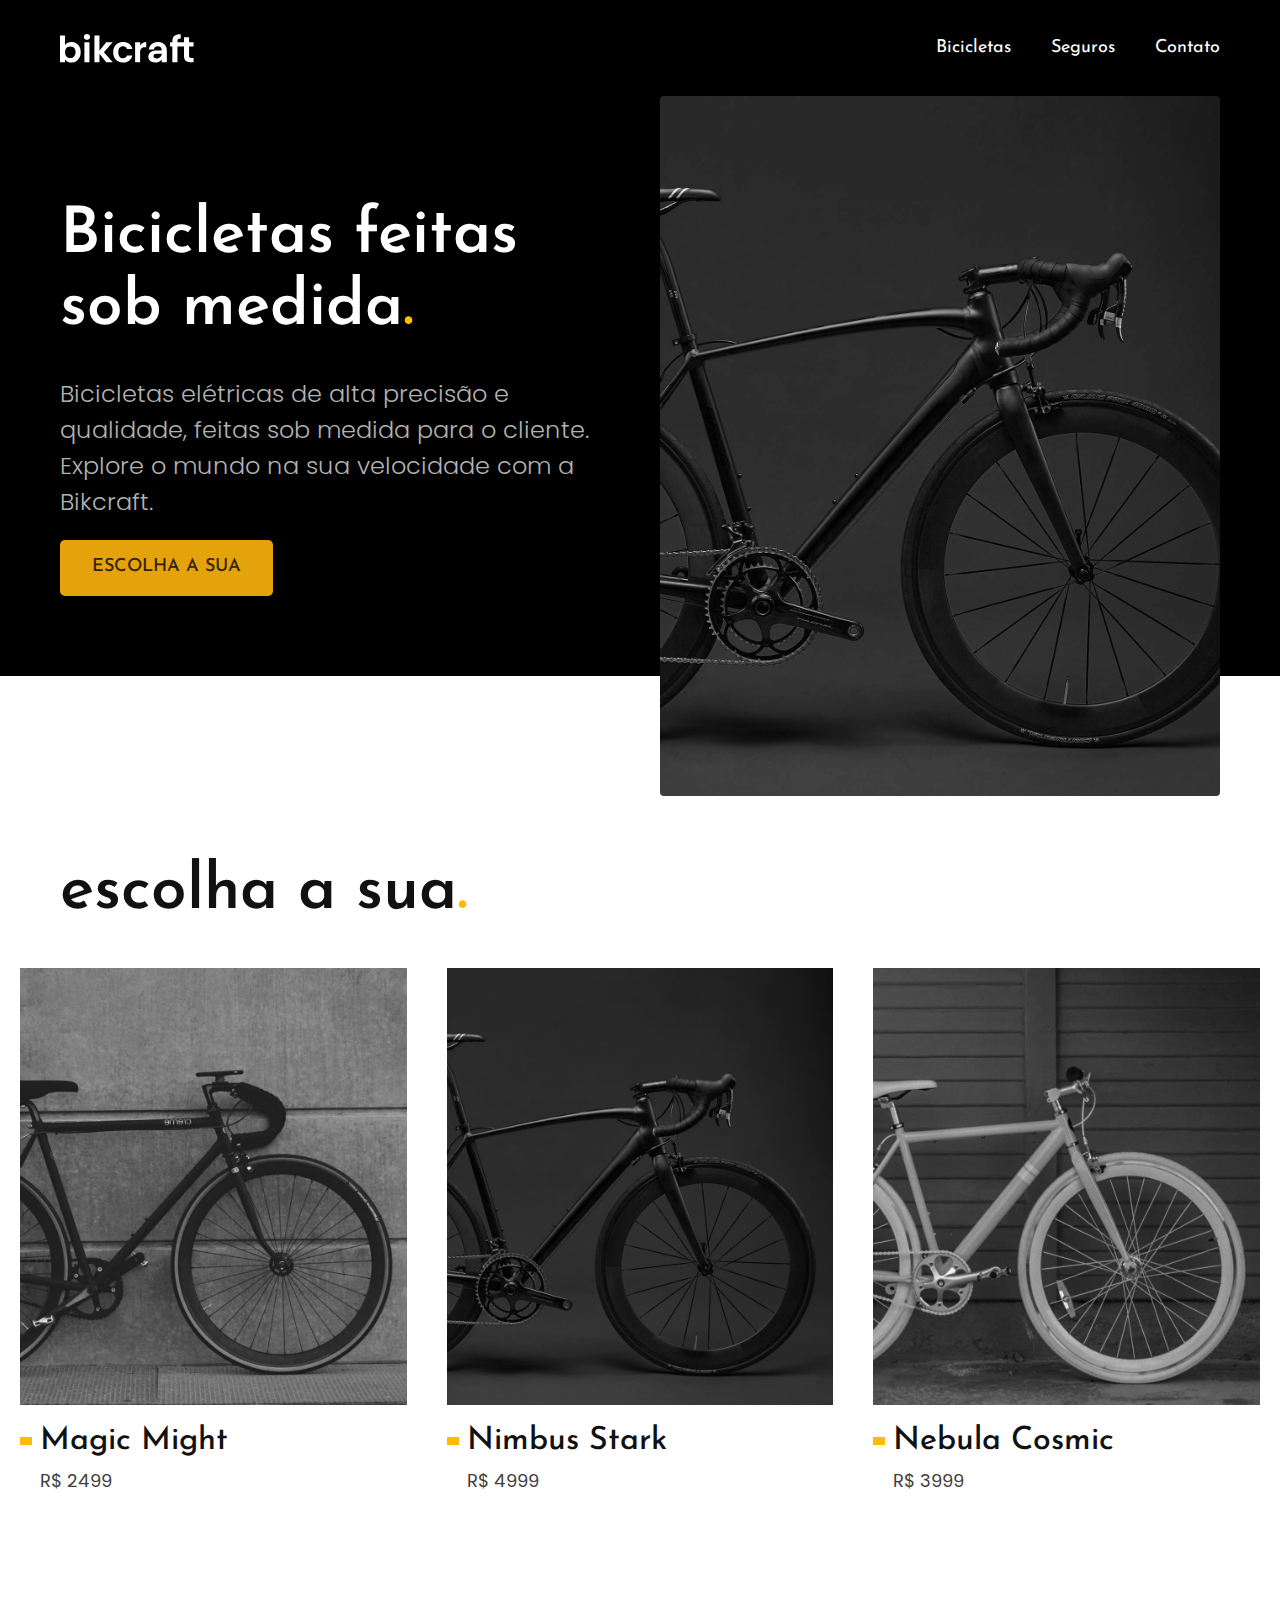
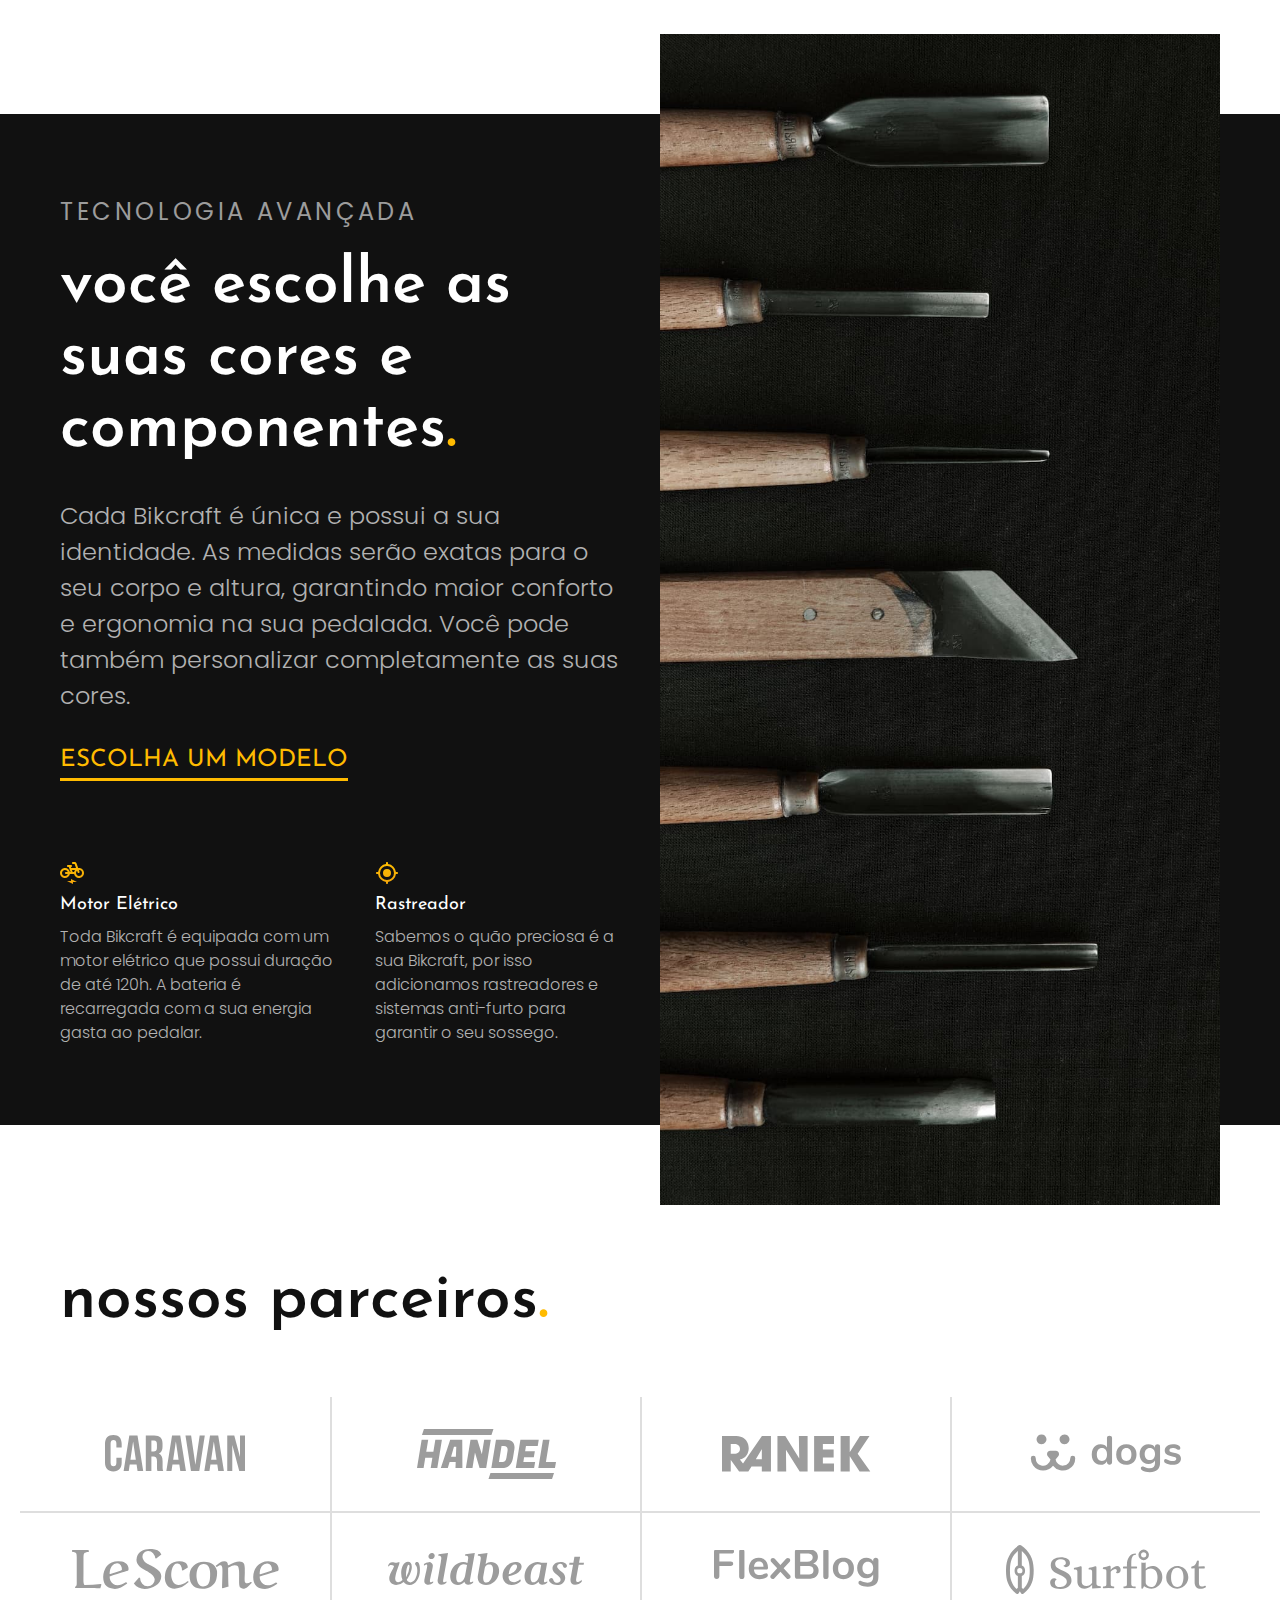
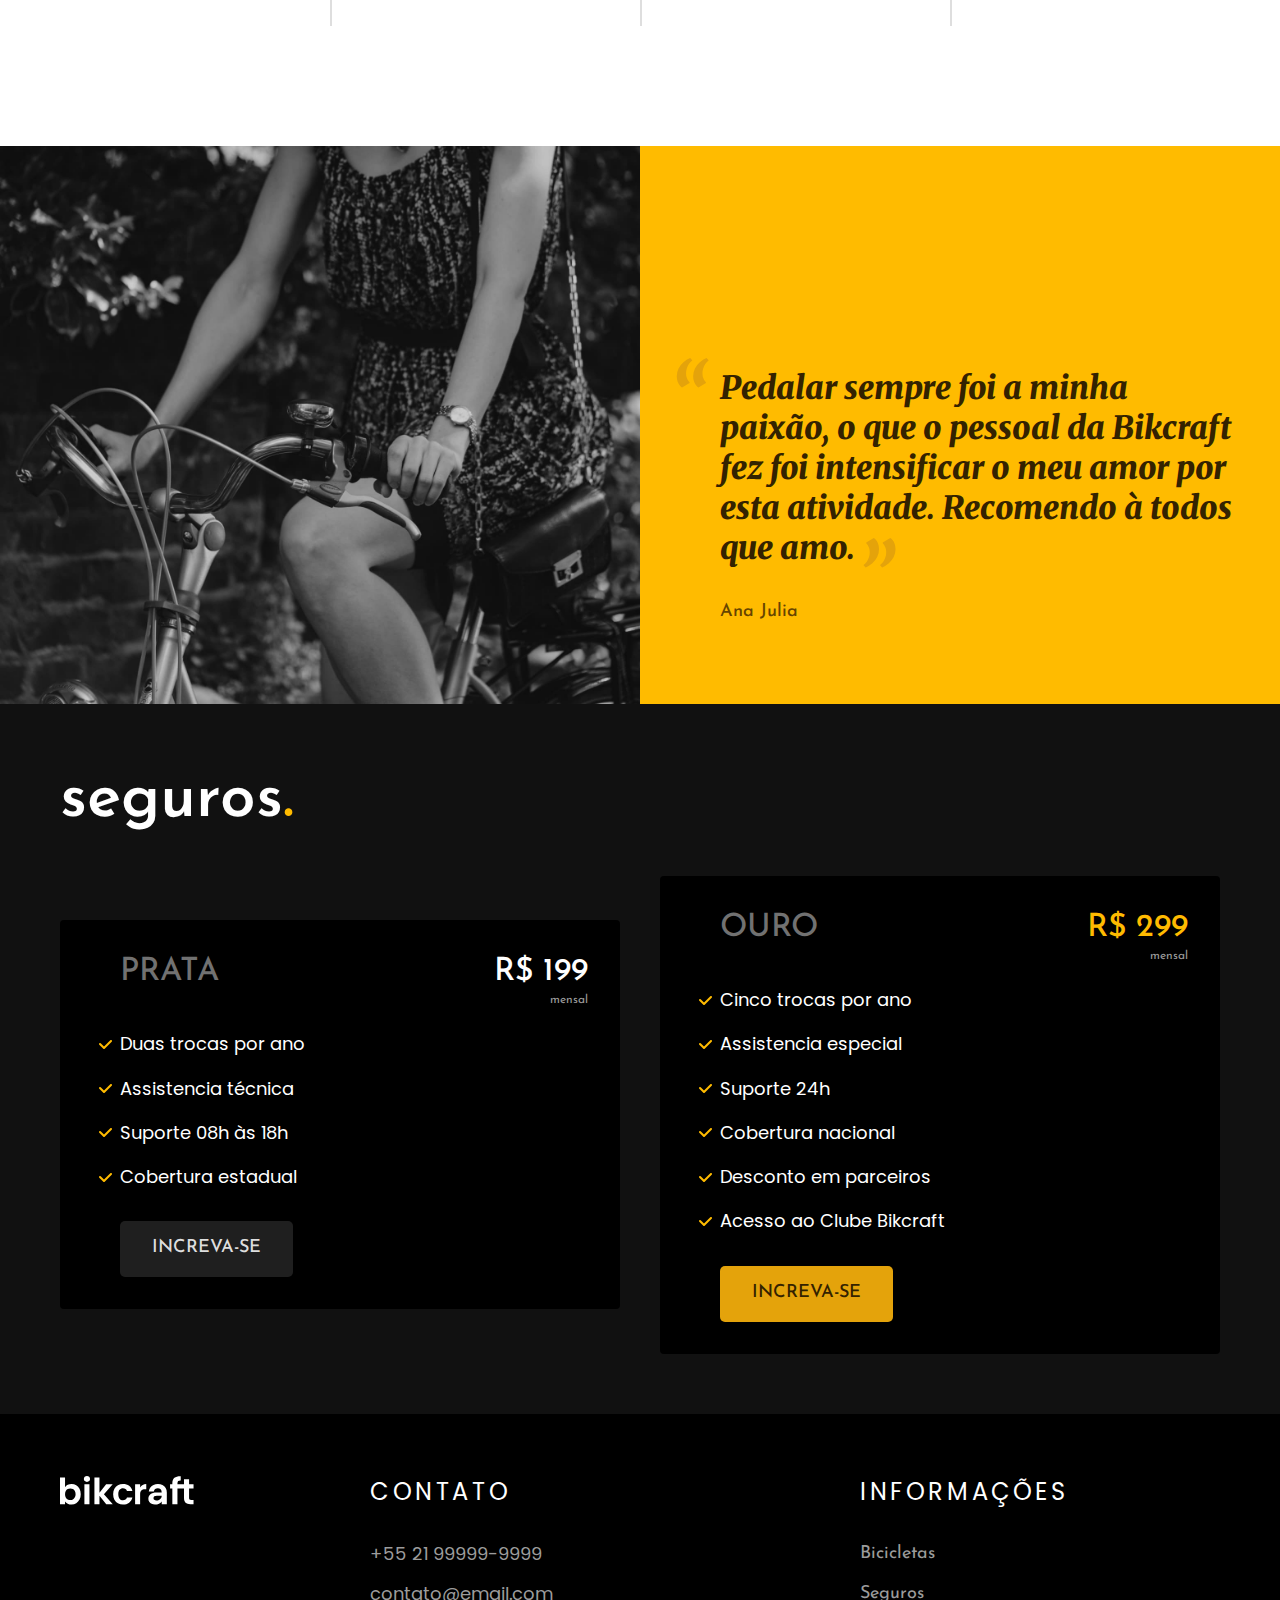
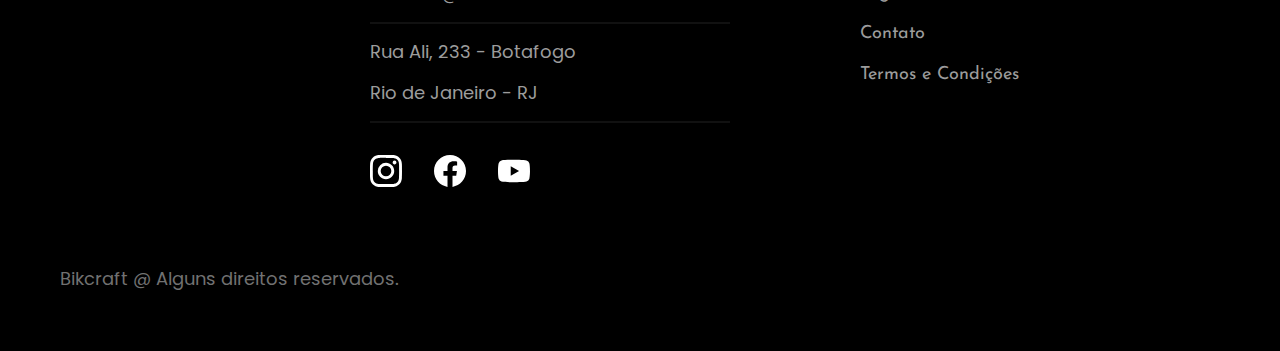
<file: index.html>
<!DOCTYPE html>

<html lang="pt-br">
    <head>
        <meta charset="utf-8">
        <meta name="viewport" content="width=device-width, initial-scale=1.0">

        <title>Bikcraft - Bicicletas Elétricas</title>
        <meta name="description" content="Bicicletas elétricas de alta precisão e qualidade,  feitas sob medida para o cliente. 
        Explore o mundo na sua velocidade com a Bikcraft.">
        
       
        
        <!-- pra carregar o css antes de qlqr coisa -->
        <link rel="icon" href="./favicon.svg" type="image/svg+xml">
        <link rel="preload" href="./css/style.css" as="style">
        <link rel="stylesheet" href="./css/style.css">

        <link rel="preconnect" href="https://fonts.googleapis.com">
<link rel="preconnect" href="https://fonts.gstatic.com" crossorigin>
<link href="https://fonts.googleapis.com/css2?family=Josefin+Sans:wght@400;500;600&family=Merriweather:ital,wght@1,900&family=Poppins:wght@300;400&display=swap" rel="stylesheet">

    <script>
    document.documentElement.classList.add('js');
</script>

    </head>



    <body>
        <!-- HEADER -->
       <header class="header-bg">
        <div class="header container">
        <a href="./"><img src="./img/bikcraft.svg" alt="Bikcraft">
        </a>
       
        <nav aria-label="primaria">
            <ul class="header-menu font-1-m">
                <li> <a href="./bicicletas.html">Bicicletas</a></li>
                <li> <a href="./seguros.html">Seguros</a></li>
                <li> <a href="./contato.html">Contato</a></li>
            </ul>
        </nav>
        </div>
      </header>

      <!-- INTRODUÇÃO -->
      <main class="introducao-bg">
        <div class="introducao container">
            <div class="introducao-conteudo">
            <h1 class="font-1-xxl">Bicicletas feitas sob medida<span class="cor-p1">.</span></h1>
            <p class="font-2-l">Bicicletas elétricas de alta precisão e qualidade,  
            feitas sob medida para o cliente. 
            Explore o mundo na sua velocidade com a Bikcraft.</p>
            <a class="botao" href="./bicicletas.html">Escolha a sua</a>
        </div>
        <div>
            <img src="./img/fotos/introducao.jpg" alt="Bicicleta eletrica preta.">
        </div>
        </div>
      </main>

      <!-- LISTA DE BIKES -->
      <article class="bicicletas-lista">
      <h2 class=" container font-1-xxl">escolha a sua<span class="cor-p1">.</span></h2>
      <ul>
        <li>
            <a href="./bicicletas/nimbus.html">
             <img src="./img/bicicletas/magic-home.jpg" alt="Bicicleta preta">
             <h3 class="font-1-xl">Magic Might</h3>
             <span class="font-2-m cor-8">R$ 2499</span>
            </a>
        </li>

        <li>
            <a href="./bicicletas/nimbus.html">
             <img src="./img/bicicletas/nimbus-home.jpg" alt="Bicicleta preta">
             <h3 class="font-1-xl">Nimbus Stark</h3>
             <span class="font-2-m cor-8">R$ 4999</span>
            </a>
        </li>

        <li>
            <a href="./bicicletas/nimbus.html">
             <img src="./img/bicicletas/nebula-home.jpg" alt="Bicicleta preta">
             <h3 class="font-1-xl">Nebula Cosmic</h3>
             <span class="font-2-m cor-8">R$ 3999</span>
            </a>
        </li>

      </ul>
      </article>

      <!-- TECNOLOGIA -->
      <article class="tecnologia-bg">
        <div class="tecnologia container">
        <div class="tecnologia-conteudo">
            <span class="font-2-l-b cor-5">Tecnologia avançada </span>
            <h2 class="font-1-xxl cor-0">você escolhe as suas cores e componentes<span class="cor-p1">.</span></h2>
            <p class="font-2-l cor-4">Cada Bikcraft é única e possui a sua identidade. As medidas serão exatas para o seu corpo e altura, 
                garantindo maior conforto e ergonomia na sua pedalada. Você pode também personalizar completamente as suas cores.</p>
            <a class="link" href="./bicicletas.html">Escolha um modelo</a>
            
            <div class="tecnologia-vantagens">
                <div>
                    <img src="./img/icones/eletrica.svg" alt="">
                    <h3 class="font-1-m cor-0">Motor Elétrico</h3>
                    <p class="font-2-s cor-4">Toda Bikcraft é equipada com um motor elétrico que possui duração de até 120h. 
                    A bateria é recarregada com a sua energia gasta ao pedalar.</p>
                </div>
            <div>
                <img src="./img/icones/rastreador.svg" alt="">
                <h3 class="font-1-m cor-0">Rastreador</h3>
                <p class="font-2-s cor-4">Sabemos o quão preciosa é a sua Bikcraft, por isso adicionamos 
                    rastreadores e sistemas anti-furto para garantir o seu sossego.</p> 
            </div>
        </div>
    </div>

        <div class="tecnologia-img">
            <img src="./img/fotos/tecnologia.jpg" alt="">
        </div>
        
        </div>
      </article>

      <!-- article usa quando faz sentido sozinho
       section quanod n faz sentido sozinho -->

       <!-- PARCEIROS -->
      <section class="parceiros" aria-label="Nossos Parceiros">
        <h2 class=" container font-1-xxl">nossos parceiros<span class="cor-p1">.</span></h2>
        <ul>
            <li><img src="./img/parceiros/caravan.svg" alt="Caravan"></li>
            <li><img src="./img/parceiros/handel.svg" alt="Handel"></li>
            <li><img src="./img/parceiros/ranek.svg" alt="Ranek"></li>
            <li><img src="./img/parceiros/dogs.svg" alt="Dogs"></li>
            <li><img src="./img/parceiros/lescone.svg" alt="lescone"></li>
            <li><img src="./img/parceiros/wildbeast.svg" alt="wildbeast"></li>
            <li><img src="./img/parceiros/flexblog.svg" alt="flexblog"></li>
            <li><img src="./img/parceiros/surfbot.svg" alt="surfbot"></li>
    </section>


    <!-- DEPOIMENTO -->
    <section class="depoimento" aria-label="Depoimento">
        <div>
            <img src="./img/fotos/depoimento.jpg" alt="Pessoa pedalando bicicleta Bikcraft">
        </div>
        <div class="depoimento-conteudo">
            <blockquote class="font-1-xl cor-p6">
                <p>Pedalar sempre foi a minha paixão, o que o pessoal da Bikcraft fez foi intensificar o meu amor por esta atividade. 
                    Recomendo à todos que amo.</p>
            </blockquote>
            <span class="font-1-m-b cor-p5">Ana Julia</span>
        </div>
    </section>

    <article class="seguros-bg">
        <div class="seguros container">
            <h2 class="font-1-xxl cor-0">seguros<span class="cor-p1">.</span></h2>
           
            <div class="seguros-item">
                <h3 class="font-1-xl cor-6">PRATA</h3>
                <span class="font-1-xl cor-0">R$ 199 <span class="font-1-xs cor-5">mensal</span></span>
            
                <ul class="font-2-m cor-0">
                    <li>Duas trocas por ano</li>
                    <li>Assistencia técnica</li>
                    <li>Suporte 08h às 18h</li>
                    <li>Cobertura estadual</li>
                </ul>
                <a class="botao secundario" href="./orcamento.html">Increva-se</a>
            </div>

            <div class="seguros-item">
                <h3 class="font-1-xl cor-6">OURO</h3>
                <span class="font-1-xl cor-p1">R$ 299 <span class="font-1-xs cor-5">mensal</span></span>
            
                <ul class="font-2-m cor-0">
                    <li>Cinco trocas por ano</li>
                    <li>Assistencia especial</li>
                    <li>Suporte 24h</li>
                    <li>Cobertura nacional</li>
                    <li>Desconto em parceiros</li>
                    <li>Acesso ao Clube Bikcraft</li>
                </ul>
                <a class="botao" href="./orcamento.html">Increva-se</a>
            </div>

        </div>
    </article>


    <footer class="footer-bg">
        <div class="footer container">
            <img src="./img/bikcraft.svg" alt="bikcratf">
        
            <div class="footer-contato">
                <h3 class="font-2-l-b cor-0">Contato</h3>
                <ul class=" font-2-m cor-5">
                    <li><a href="tel:+5521999999999">+55 21 99999-9999</a></li>
                    <li><a href="mailto:contato@email.com">contato@email.com</a></li>
                    <li>Rua Ali, 233 - Botafogo</li>
                    <li>Rio de Janeiro - RJ</li>
                </ul>
                <div class="footer-redes">
                    <a href="./">
                        <img src="./img/redes/instagram.svg" alt="Instagram">
                    </a>
                    <a href="./">
                        <img src="./img/redes/facebook.svg" alt="Facebook">
                    </a>
                    <a href="./">
                        <img src="./img/redes/youtube.svg" alt="Youtube">
                    </a>

                </div>
            </div>
            <div class="footer-informacoes">
                <h3 class="font-2-l-b cor-0">Informações</h3>
                <nav>
                    <ul class="font-1-m cor-5">
                        <li><a href="./bicicletas.html">Bicicletas</a></li>
                        <li><a href="./seguros.html">Seguros</a></li>
                        <li><a href="./contato.html">Contato</a></li>
                        <li><a href="./termos.html">Termos e Condições</a></li>
                    </ul>
                </nav>
            </div>
            <p class="footer-copy font-2-m cor-6">Bikcraft @ Alguns direitos reservados.</p>





        </div>
    </footer>

      
       <script src="./js/script.js"></script>
      
 </body>

</html>
</file>
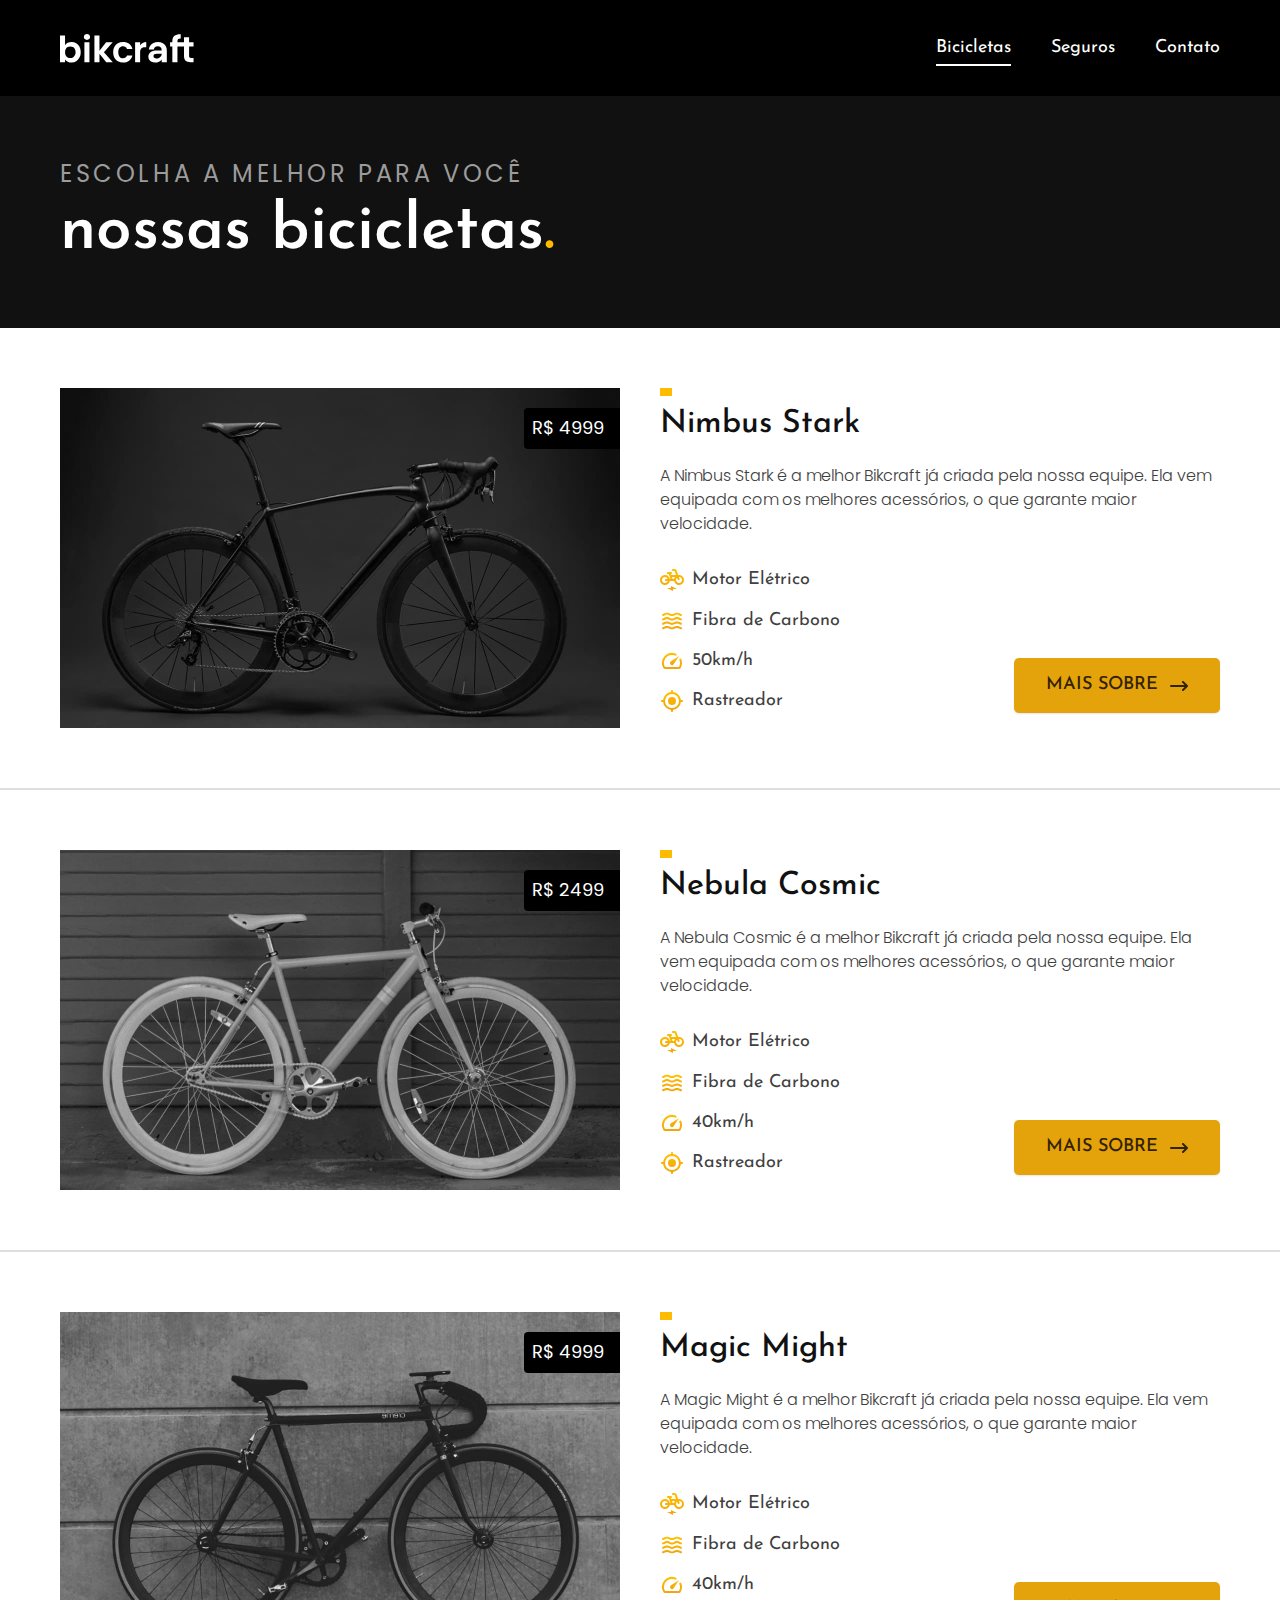
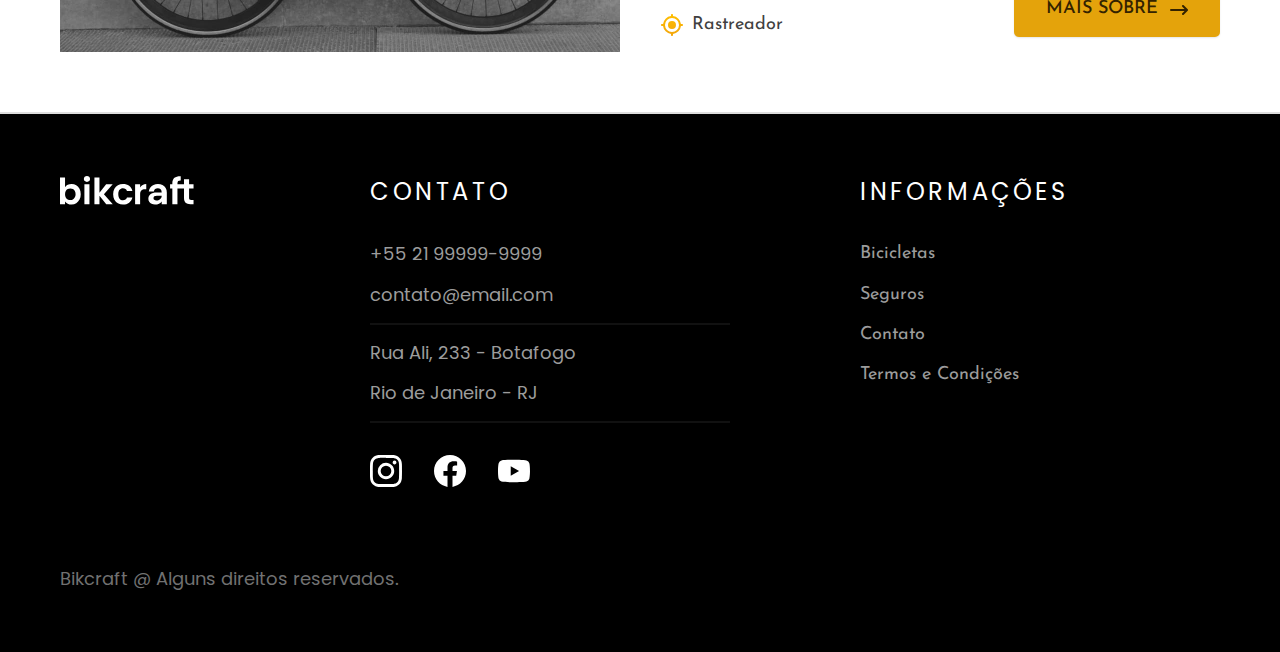
<file: bicicletas.html>
<!DOCTYPE html>

<html lang="pt-br">
    <head>
        <meta charset="utf-8">
        <meta name="viewport" content="width=device-width, initial-scale=1.0">

        <title>Bicicletas | Bikcraft</title>
        <meta name="description" content="Termos e condições.">
        
        <link rel="icon" href="./favicon.svg" type="image/svg+xml">
        <link rel="preload" href="./css/style.css" as="style">



        <link rel="stylesheet" href="./css/style.css">

        <link rel="preconnect" href="https://fonts.googleapis.com">
<link rel="preconnect" href="https://fonts.gstatic.com" crossorigin>
<link href="https://fonts.googleapis.com/css2?family=Josefin+Sans:wght@400;500;600&family=Merriweather:ital,wght@1,900&family=Poppins:wght@300;400&display=swap" rel="stylesheet">


    <script>
    document.documentElement.classList.add('js');
</script>

    </head>


    <body id="bicicletas">
        <!-- HEADER -->
       <header class="header-bg">
        <div class="header container">
        <a href="./"><img src="./img/bikcraft.svg" alt="Bikcraft">
        </a>
       
        <nav aria-label="primaria">
            <ul class="header-menu font-1-m">
                <li> <a href="./bicicletas.html">Bicicletas</a></li>
                <li> <a href="./seguros.html">Seguros</a></li>
                <li> <a href="./contato.html">Contato</a></li>
            </ul>
        </nav>
        </div>
      </header>


      <main>
        <div class="titulo-bg">
            <div class="titulo container">
                <p class="font-2-l-b cor-5">ESCOLHA A MELHOR PARA VOCÊ</p>
                <h1 class="font-1-xxl cor-0"> nossas bicicletas<span class="cor-p1">.</span></h1>
            </div>
        </div>


        <!-- bicicleta1 -->
        <div class="bicicletas-bg">
            <div class="bicicletas container">

              <div class="bicicletas-img">
                <img src="./img/bicicletas/nimbus.jpg" alt="bicicleta preta">
                <span class="font-2-m cor-0">R$ 4999</span>
              </div>

              <div class="bicicletas-conteudo">
                <h2 class="font-1-xl">Nimbus Stark</h2>
                <p class="font-2-s cor-8">A Nimbus Stark é a melhor Bikcraft já criada pela nossa equipe. Ela vem equipada com os melhores acessórios, o que garante maior velocidade.</p>
                
                <ul class="font-1-m cor-8">
                    <li><img src="./img/icones/eletrica.svg" alt="">Motor Elétrico</li>
                    <li><img src="./img/icones/carbono.svg" alt="">Fibra de Carbono</li>
                    <li><img src="./img/icones/velocidade.svg" alt="">50km/h</li>
                    <li><img src="./img/icones/rastreador.svg" alt="">Rastreador</li>
                </ul>

                <a class="botao seta" href="./bicicletas/nimbus.html">Mais Sobre</a>
            
            </div>


            </div>
        </div>
        

        <!-- bicicleta2 -->
        <div class="bicicletas-bg">
            <div class="bicicletas container">

              <div class="bicicletas-img">
                <img src="./img/bicicletas/nebula.jpg" alt="bicicleta cinza">
                <span class="font-2-m cor-0">R$ 2499</span>
              </div>

              <div class="bicicletas-conteudo">
                <h2 class="font-1-xl">Nebula Cosmic</h2>
                <p class="font-2-s cor-8">A Nebula Cosmic é a melhor Bikcraft já criada pela nossa equipe. Ela vem equipada com os melhores acessórios, o que garante maior velocidade.</p>
                
                <ul class="font-1-m cor-8">
                    <li><img src="./img/icones/eletrica.svg" alt="">Motor Elétrico</li>
                    <li><img src="./img/icones/carbono.svg" alt="">Fibra de Carbono</li>
                    <li><img src="./img/icones/velocidade.svg" alt="">40km/h</li>
                    <li><img src="./img/icones/rastreador.svg" alt="">Rastreador</li>
                </ul>

                <a class="botao seta" href="./bicicletas/nimbus.html">Mais Sobre</a>

            
            </div>


            </div>
        </div>

        <!-- bicicleta3 -->
        <div class="bicicletas-bg">
            <div class="bicicletas container">

              <div class="bicicletas-img">
                <img src="./img/bicicletas/magic.jpg" alt="bicicleta preta">
                <span class="font-2-m cor-0">R$ 4999</span>
              </div>

              <div class="bicicletas-conteudo">
                <h2 class="font-1-xl">Magic Might</h2>
                <p class="font-2-s cor-8">A Magic Might é a melhor Bikcraft já criada pela nossa equipe. Ela vem equipada com os melhores acessórios, o que garante maior velocidade.</p>
                
                <ul class="font-1-m cor-8">
                    <li><img src="./img/icones/eletrica.svg" alt="">Motor Elétrico</li>
                    <li><img src="./img/icones/carbono.svg" alt="">Fibra de Carbono</li>
                    <li><img src="./img/icones/velocidade.svg" alt="">40km/h</li>
                    <li><img src="./img/icones/rastreador.svg" alt="">Rastreador</li>
                </ul>

                <a class="botao seta" href="./bicicletas/nimbus.html">Mais Sobre</a>

            
            </div>


            </div>
        </div>



    </main>


      <footer class="footer-bg">
        <div class="footer container">
            <img src="./img/bikcraft.svg" alt="bikcratf">
        
            <div class="footer-contato">
                <h3 class="font-2-l-b cor-0">Contato</h3>
                <ul class=" font-2-m cor-5">
                    <li><a href="tel:+5521999999999">+55 21 99999-9999</a></li>
                    <li><a href="mailto:contato@email.com">contato@email.com</a></li>
                    <li>Rua Ali, 233 - Botafogo</li>
                    <li>Rio de Janeiro - RJ</li>
                </ul>
                <div class="footer-redes">
                    <a href="./">
                        <img src="./img/redes/instagram.svg" alt="Instagram">
                    </a>
                    <a href="./">
                        <img src="./img/redes/facebook.svg" alt="Facebook">
                    </a>
                    <a href="./">
                        <img src="./img/redes/youtube.svg" alt="Youtube">
                    </a>

                </div>
            </div>
            <div class="footer-informacoes">
                <h3 class="font-2-l-b cor-0">Informações</h3>
                <nav>
                    <ul class="font-1-m cor-5">
                        <li><a href="./bicicletas.html">Bicicletas</a></li>
                        <li><a href="./seguros.html">Seguros</a></li>
                        <li><a href="./contato.html">Contato</a></li>
                        <li><a href="./termos.html">Termos e Condições</a></li>
                    </ul>
                </nav>
            </div>
            <p class="footer-copy font-2-m cor-6">Bikcraft @ Alguns direitos reservados.</p>

        </div>
    </footer>
      
    
      
       <script src="./js/script.js"></script>
      
 </body>


</html>
</file>
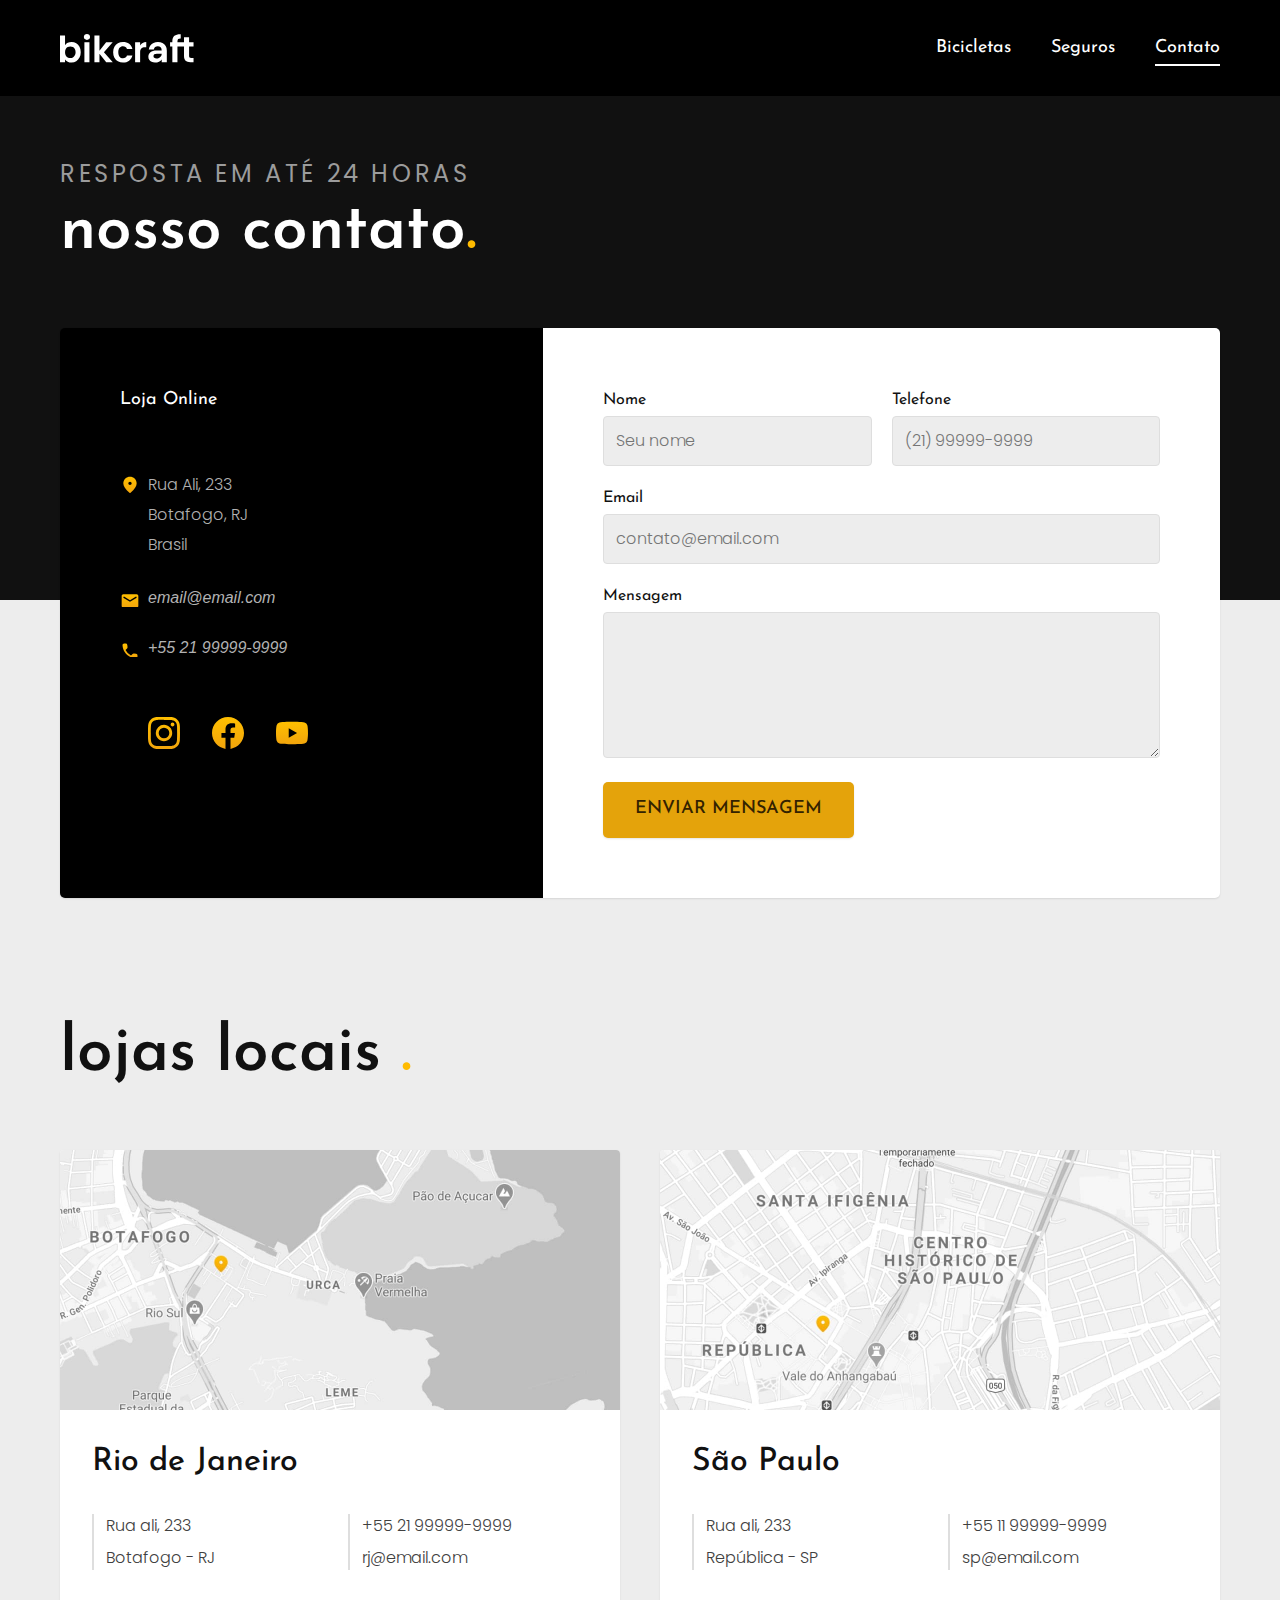
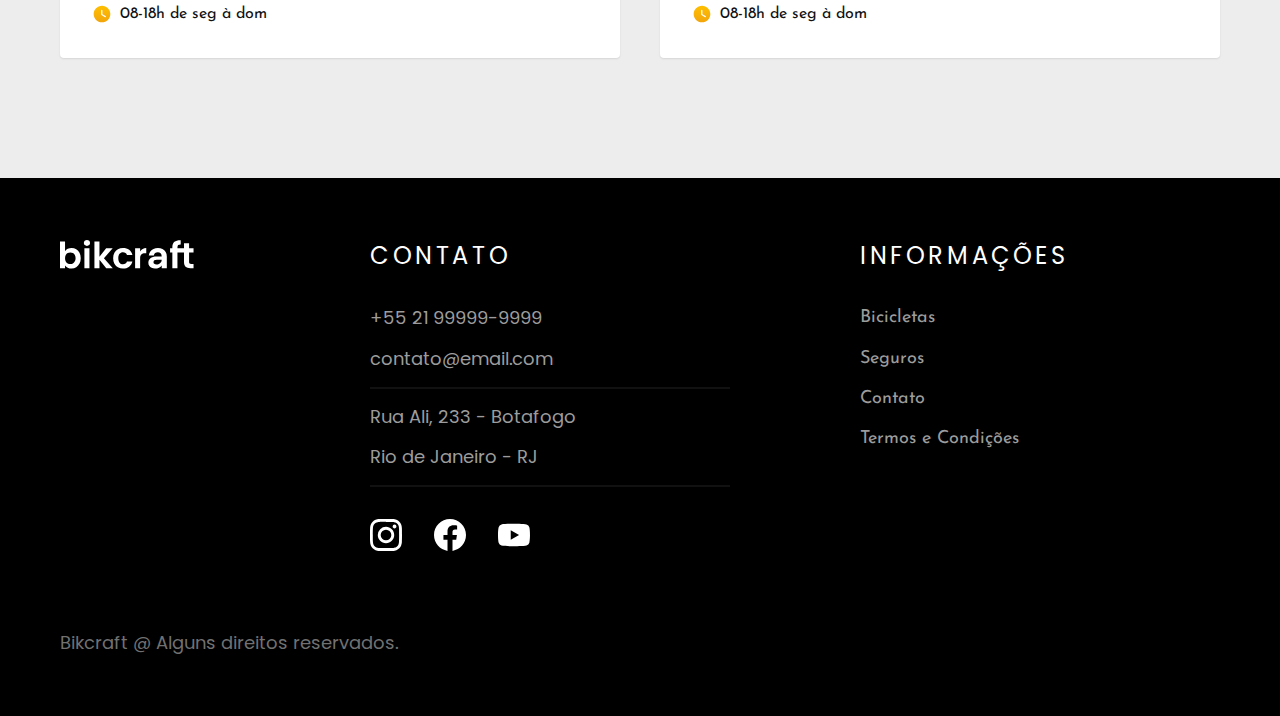
<file: contato.html>
<!DOCTYPE html>

<html lang="pt-br">
    <head>
        <meta charset="utf-8">
        <meta name="viewport" content="width=device-width, initial-scale=1.0">

        <title>Contato | Bikcraft</title>
        <meta name="description" content="Termos e condições.">
        
        <link rel="icon" href="./favicon.svg" type="image/svg+xml">
        <link rel="preload" href="./css/style.css" as="style">
        <link rel="stylesheet" href="./css/style.css">

        <link rel="preconnect" href="https://fonts.googleapis.com">
<link rel="preconnect" href="https://fonts.gstatic.com" crossorigin>
<link href="https://fonts.googleapis.com/css2?family=Josefin+Sans:wght@400;500;600&family=Merriweather:ital,wght@1,900&family=Poppins:wght@300;400&display=swap" rel="stylesheet">


    <script>
    document.documentElement.classList.add('js');
</script>

    </head>


    <body id="contato">
        <!-- HEADER -->
       <header class="header-bg">
        <div class="header container">
        <a href="./"><img src="./img/bikcraft.svg" alt="Bikcraft">
        </a>
       
        <nav aria-label="primaria">
            <ul class="header-menu font-1-m">
                <li> <a href="./bicicletas.html">Bicicletas</a></li>
                <li> <a href="./seguros.html">Seguros</a></li>
                <li> <a href="./contato.html">Contato</a></li>
            </ul>
        </nav>
        </div>
      </header>

      <main>
        <div class="titulo-bg">
            <div class="titulo container">
                <p class="font-2-l-b cor-5">RESPOSTA EM ATÉ 24 HORAS</p>
                <h1 class="font-1-xxl cor-0"> nosso contato<span class="cor-p1">.</span></h1>
            </div>
        </div>

        <div class="contato container">
            <section class="contato-dados" aria-label="Endereço">
                <h2 class="font-1-m cor-0">Loja Online</h2>
                <div class="contato-endereco font-2-s cor-4">
                    <p>Rua Ali, 233</p>
                    <p>Botafogo, RJ</p>
                    <p>Brasil</p>
                </div>
                <address class="contato-meios font 2-s cor-4">
                    <a href="mailto:email@email.com">email@email.com</a>
                    <a href="tel:+5521999999999">+55 21 99999-9999</a>
                </address>
                <div class="contato-redes">
                    <a href="./">
                        <img src="./img/redes/instagram-p.svg" alt="Instagram">
                    </a>
                    <a href="./">
                        <img src="./img/redes/facebook-p.svg" alt="Facebook">
                    </a>
                    <a href="./">
                        <img src="./img/redes/youtube-p.svg" alt="Youtube">
                    </a>

                </div>
            </section>

            <section class="contato-formulario" aria-label="Formulario">
                <form class="form" action="./contato.html">

                    <div>
                     <label for="nome">Nome</label>
                     <input type="text" id="nome" name="nome" placeholder="Seu nome">
                    </div>

                    <div>
                     <label for="telefone">Telefone</label>
                     <input type="text" id="telefone" name="telefone" placeholder="(21) 99999-9999">
                    </div>

                    <div class="col-2">
                     <label for="email">Email</label>
                     <input type="email" id="email" name="email" placeholder="contato@email.com">
                    </div>

                    <div class="col-2">
                     <label for="mensagem">Mensagem</label>
                     <textarea rows="5" id="mensagem" name="mensagem">
                     </textarea>
                    </div>

                    <button class="botao col-2">Enviar Mensagem</button>

                </form>
            </section>
        
        </div>

    </main>


    <article class="lojas container">
        <h2 class="font-1-xxl">lojas locais <span class="cor-p1">.</span></h2>
        <div class="lojas-item">
            <img src="./img/lojas/rj.jpg" alt="Mapa marcando o endereço no rj">
            
           
        <div class="lojas-conteudo">
            <h3 class="font-1-xl">Rio de Janeiro</h3>
        <div class="lojas-dados font-2-s cor-8">
            <p>Rua ali, 233 </p>
            <p>Botafogo - RJ</p>
        </div>
        <div class="lojas-dados font-2-s cor-8">
            <a href="tel:+5521999999999">+55 21 99999-9999</a>
            <a href="mailto:rj@email.com">rj@email.com </a>
        </div>
     
        <p class="lojas-tempo font-1-s"> <img src="./img/icones/horario.svg" alt=""> 08-18h de seg à dom</p>
    </div>
    </div>

    
        <div class="lojas-item">
            <img src="./img/lojas/sp.jpg" alt="Mapa marcando o endereço em sp">
            
         <div class="lojas-conteudo">
            <h3 class="font-1-xl">São Paulo</h3>
        <div class="lojas-dados font-2-s cor-8">
            <p>Rua ali, 233 </p>
            <p>República - SP</p>
        </div>
        <div class="lojas-dados font-2-s cor-8">
            <a href="tel:+5511999999999">+55 11 99999-9999</a>
            <a href="mailto:sp@email.com">sp@email.com </a>
        </div>
    
        <p class="lojas-tempo font-1-s"> <img src="./img/icones/horario.svg" alt=""> 08-18h de seg à dom</p>
    </div>
    </div>


    </article>


      <footer class="footer-bg">
        <div class="footer container">
            <img src="./img/bikcraft.svg" alt="bikcratf">
        
            <div class="footer-contato">
                <h3 class="font-2-l-b cor-0">Contato</h3>
                <ul class=" font-2-m cor-5">
                    <li><a href="tel:+5521999999999">+55 21 99999-9999</a></li>
                    <li><a href="mailto:contato@email.com">contato@email.com</a></li>
                    <li>Rua Ali, 233 - Botafogo</li>
                    <li>Rio de Janeiro - RJ</li>
                </ul>
                <div class="footer-redes">
                    <a href="./">
                        <img src="./img/redes/instagram.svg" alt="Instagram">
                    </a>
                    <a href="./">
                        <img src="./img/redes/facebook.svg" alt="Facebook">
                    </a>
                    <a href="./">
                        <img src="./img/redes/youtube.svg" alt="Youtube">
                    </a>

                </div>
            </div>
            
            <div class="footer-informacoes">
                <h3 class="font-2-l-b cor-0">Informações</h3>
                <nav>
                    <ul class="font-1-m cor-5">
                        <li><a href="./bicicletas.html">Bicicletas</a></li>
                        <li><a href="./seguros.html">Seguros</a></li>
                        <li><a href="./contato.html">Contato</a></li>
                        <li><a href="./termos.html">Termos e Condições</a></li>
                    </ul>
                </nav>
            </div>
            <p class="footer-copy font-2-m cor-6">Bikcraft @ Alguns direitos reservados.</p>

        </div>
    </footer>
      
   
      
       <script src="./js/script.js"></script>
      
 </body>


</html>
</file>
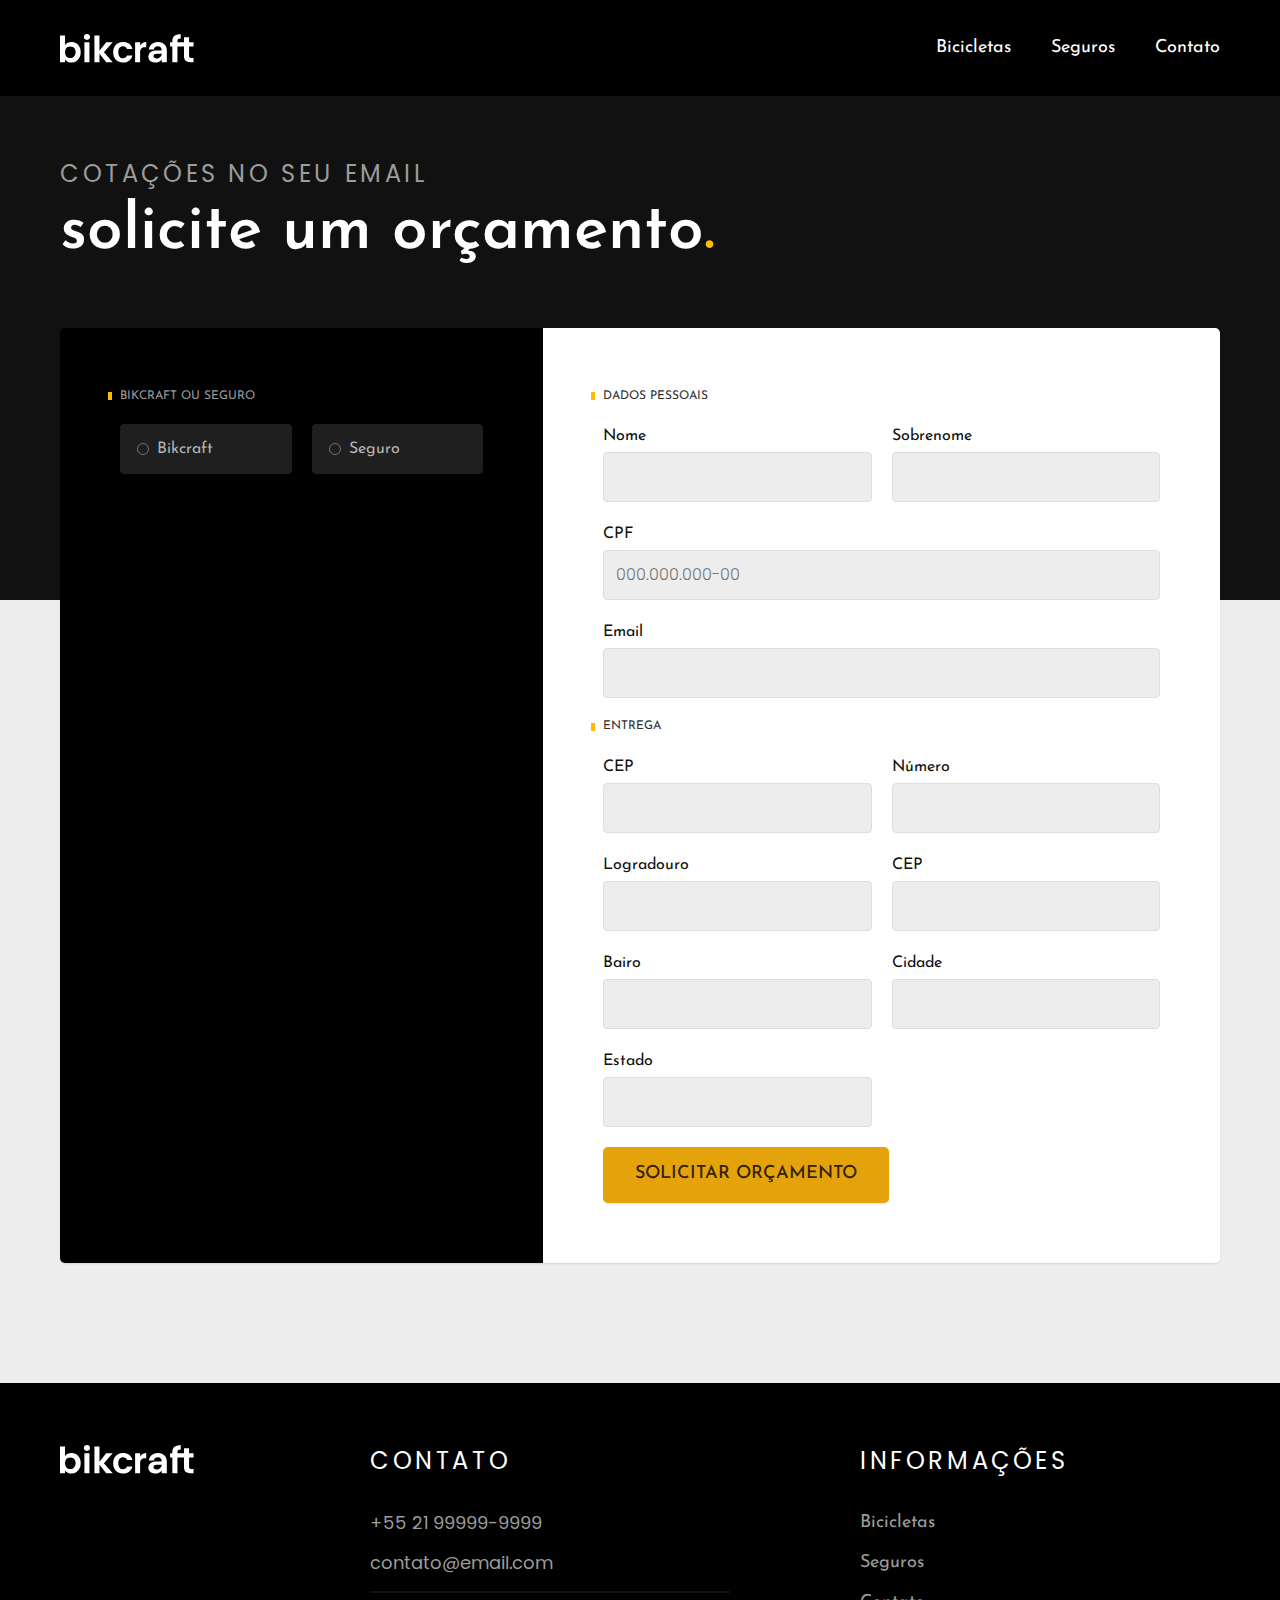
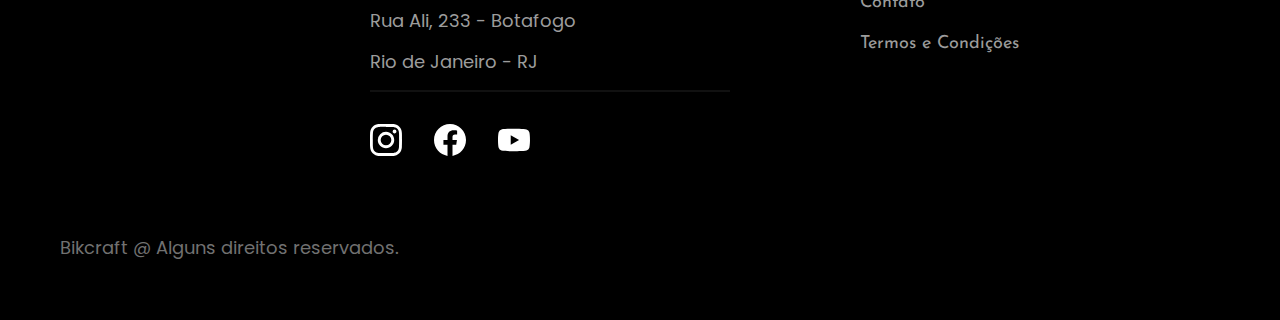
<file: orcamento.html>
<!DOCTYPE html>

<html lang="pt-br">
    <head>
        <meta charset="utf-8">
        <meta name="viewport" content="width=device-width, initial-scale=1.0">

        <title>Orçamento | Bikcraft</title>
        <meta name="description" content="Orçamento.">
        

        <link rel="icon" href="./favicon.svg" type="image/svg+xml">
        <link rel="preload" href="./css/style.css" as="style">

    

        <link rel="stylesheet" href="./css/style.css">

        <link rel="preconnect" href="https://fonts.googleapis.com">
<link rel="preconnect" href="https://fonts.gstatic.com" crossorigin>
<link href="https://fonts.googleapis.com/css2?family=Josefin+Sans:wght@400;500;600&family=Merriweather:ital,wght@1,900&family=Poppins:wght@300;400&display=swap" rel="stylesheet">


    <script>
    document.documentElement.classList.add('js');
</script>

    </head>


    <body id="orcamento">
        <!-- HEADER -->
       <header class="header-bg">
        <div class="header container">
        <a href="./"><img src="./img/bikcraft.svg" alt="Bikcraft">
        </a>
       
        <nav aria-label="primaria">
            <ul class="header-menu font-1-m">
                <li> <a href="./bicicletas.html">Bicicletas</a></li>
                <li> <a href="./seguros.html">Seguros</a></li>
                <li> <a href="./contato.html">Contato</a></li>
            </ul>
        </nav>
        </div>
      </header>


      <main>
        <div class="titulo-bg">
            <div class="titulo container">
                <p class="font-2-l-b cor-5">COTAÇÕES NO SEU EMAIL</p>
                <h1 class="font-1-xxl cor-0">solicite um orçamento<span class="cor-p1">.</span></h1>
            </div>
        </div>

        <form class="orcamento container" action="./">
            <div class="orcamento-produto">
                <h2 class="font-1-xs cor-5">Bikcraft ou Seguro</h2>
                
                <input type="radio" name="tipo" value="bikcraft" id="bikcraft">
                <label for="bikcraft">Bikcraft</label>

                <input type="radio" name="tipo" value="seguro" id="seguro">
                <label for="seguro">Seguro</label>

                <div class="orcamento-conteudo" id="orcamento-bikcraft">
                    <h2 class="font-1-xs cor-5">Escolha a sua</h2>

                    <input type="radio" name="produto" value="nimbus" id="nimbus">
                    <label for="nimbus">Nimbus Stark <span>R$ 4999</span></label>
                    <div class="orcamento-detalhes">
                        <ul class="font-1-xs cor-8" >
                            <li><img src="./img/icones/eletrica.svg" alt="">Motor Elétrico</li>
                            <li><img src="./img/icones/carbono.svg" alt="">Fibra de Carbono</li>
                            <li><img src="./img/icones/velocidade.svg" alt="">50 km/h</li>
                            <li><img src="./img/icones/rastreador.svg" alt="">Rastreador</li>
                        </ul>
                        <img src="./img/bicicletas/nimbus.jpg" alt="bicicleta preta">
                    </div>

                    <input type="radio" name="produto" value="magic" id="magic">
                    <label for="magic">Magic Might <span>R$ 2499</span></label>
                    <div class="orcamento-detalhes">
                        <ul class="font-1-xs cor-8" >
                            <li><img src="./img/icones/eletrica.svg" alt="">Motor Elétrico</li>
                            <li><img src="./img/icones/carbono.svg" alt="">Fibra de Carbono</li>
                            <li><img src="./img/icones/velocidade.svg" alt="">45 km/h</li>
                            <li><img src="./img/icones/rastreador.svg" alt="">Rastreador</li>
                        </ul>
                        <img src="./img/bicicletas/magic.jpg" alt="bicicleta preta">
                    </div>


                    <input type="radio" name="produto" value="nebula" id="nebula">
                    <label for="nebula">Nebula Cosmic <span>R$ 3999</span></label>
                    <div class="orcamento-detalhes">
                        <ul class="font-1-xs cor-8" >
                            <li><img src="./img/icones/eletrica.svg" alt="">Motor Elétrico</li>
                            <li><img src="./img/icones/carbono.svg" alt="">Fibra de Carbono</li>
                            <li><img src="./img/icones/velocidade.svg" alt="">40 km/h</li>
                            <li><img src="./img/icones/rastreador.svg" alt="">Rastreador</li>
                        </ul>
                        <img src="./img/bicicletas/nebula.jpg" alt="bicicleta preta">
                    </div>

                </div>
                
                <div class="orcamento-conteudo" id="orcamento-seguro">
                    <h2 class="font-1-xs cor-5">Escolha o plano</h2>

                    <input type="radio" name="produto" value="prata" id="prata">
                    <label for="prata">Prata <span>R$ 3199</span></label>

                    <input type="radio" name="produto" value="ouro" id="ouro">
                    <label for="ouro">Ouro <span>R$ 299</span></label>

                </div>

            </div>

            <div class="orcamento-dados form">
                <h2 class="font-1-xs cor-9 col-2">Dados pessoais</h2>
                  <div>
                     <label for="nome">Nome</label>
                     <input type="text" id="nome" name="nome">
                  </div>

                  <div>
                    <label for="sobrenome">Sobrenome</label>
                    <input type="text" id="sobrenome" name="sobrenome">
                 </div>

                 <div class="col-2">
                    <label for="cpf">CPF</label>
                    <input type="text" id="cpf" name="cpf" placeholder="000.000.000-00">
                 </div>

                 <div class="col-2">
                    <label for="email">Email</label>
                    <input type="email" id="email" name="email">
                 </div>

                <h2 class="font-1-xs cor-9 col-2">Entrega</h2>

                <div >
                    <label for="cep">CEP</label>
                    <input type="text" id="cep" name="cep">
                 </div>

                 <div >
                    <label for="numero">Número</label>
                    <input type="text" id="numero" name="numero">
                 </div>

                 <div >
                    <label for="logradouro">Logradouro</label>
                    <input type="text" id="logradouro" name="logradouro">
                 </div>
                 <div >
                    <label for="bairo">CEP</label>
                    <input type="text" id="cep" name="cep">
                 </div>

                 <div >
                    <label for="bairo">Bairo</label>
                    <input type="text" id="bairo" name="bairo">
                 </div>

                 <div >
                    <label for="cidade">Cidade</label>
                    <input type="text" id="cidade" name="cidade">
                 </div>

              <div >
                    <label for="estado">Estado</label>
                    <input type="text" id="estado" name="estado">
                 </div>

                 <button class="botao col-2">Solicitar Orçamento</button>
            </div>
        </form>

      </main>


    <!-- FOOTER -->
      <footer class="footer-bg">
        <div class="footer container">
            <img src="./img/bikcraft.svg" alt="bikcratf">
        
            <div class="footer-contato">
                <h3 class="font-2-l-b cor-0">Contato</h3>
                <ul class=" font-2-m cor-5">
                    <li><a href="tel:+5521999999999">+55 21 99999-9999</a></li>
                    <li><a href="mailto:contato@email.com">contato@email.com</a></li>
                    <li>Rua Ali, 233 - Botafogo</li>
                    <li>Rio de Janeiro - RJ</li>
                </ul>
                <div class="footer-redes">
                    <a href="./">
                        <img src="./img/redes/instagram.svg" alt="Instagram">
                    </a>
                    <a href="./">
                        <img src="./img/redes/facebook.svg" alt="Facebook">
                    </a>
                    <a href="./">
                        <img src="./img/redes/youtube.svg" alt="Youtube">
                    </a>

                </div>
            </div>
            <div class="footer-informacoes">
                <h3 class="font-2-l-b cor-0">Informações</h3>
                <nav>
                    <ul class="font-1-m cor-5">
                        <li><a href="./bicicletas.html">Bicicletas</a></li>
                        <li><a href="./seguros.html">Seguros</a></li>
                        <li><a href="./contato.html">Contato</a></li>
                        <li><a href="./termos.html">Termos e Condições</a></li>
                    </ul>
                </nav>
            </div>
            <p class="footer-copy font-2-m cor-6">Bikcraft @ Alguns direitos reservados.</p>

        </div>
    </footer>
      
    
      
       <script src="./js/script.js"></script>
      
 </body>


</html>
</file>
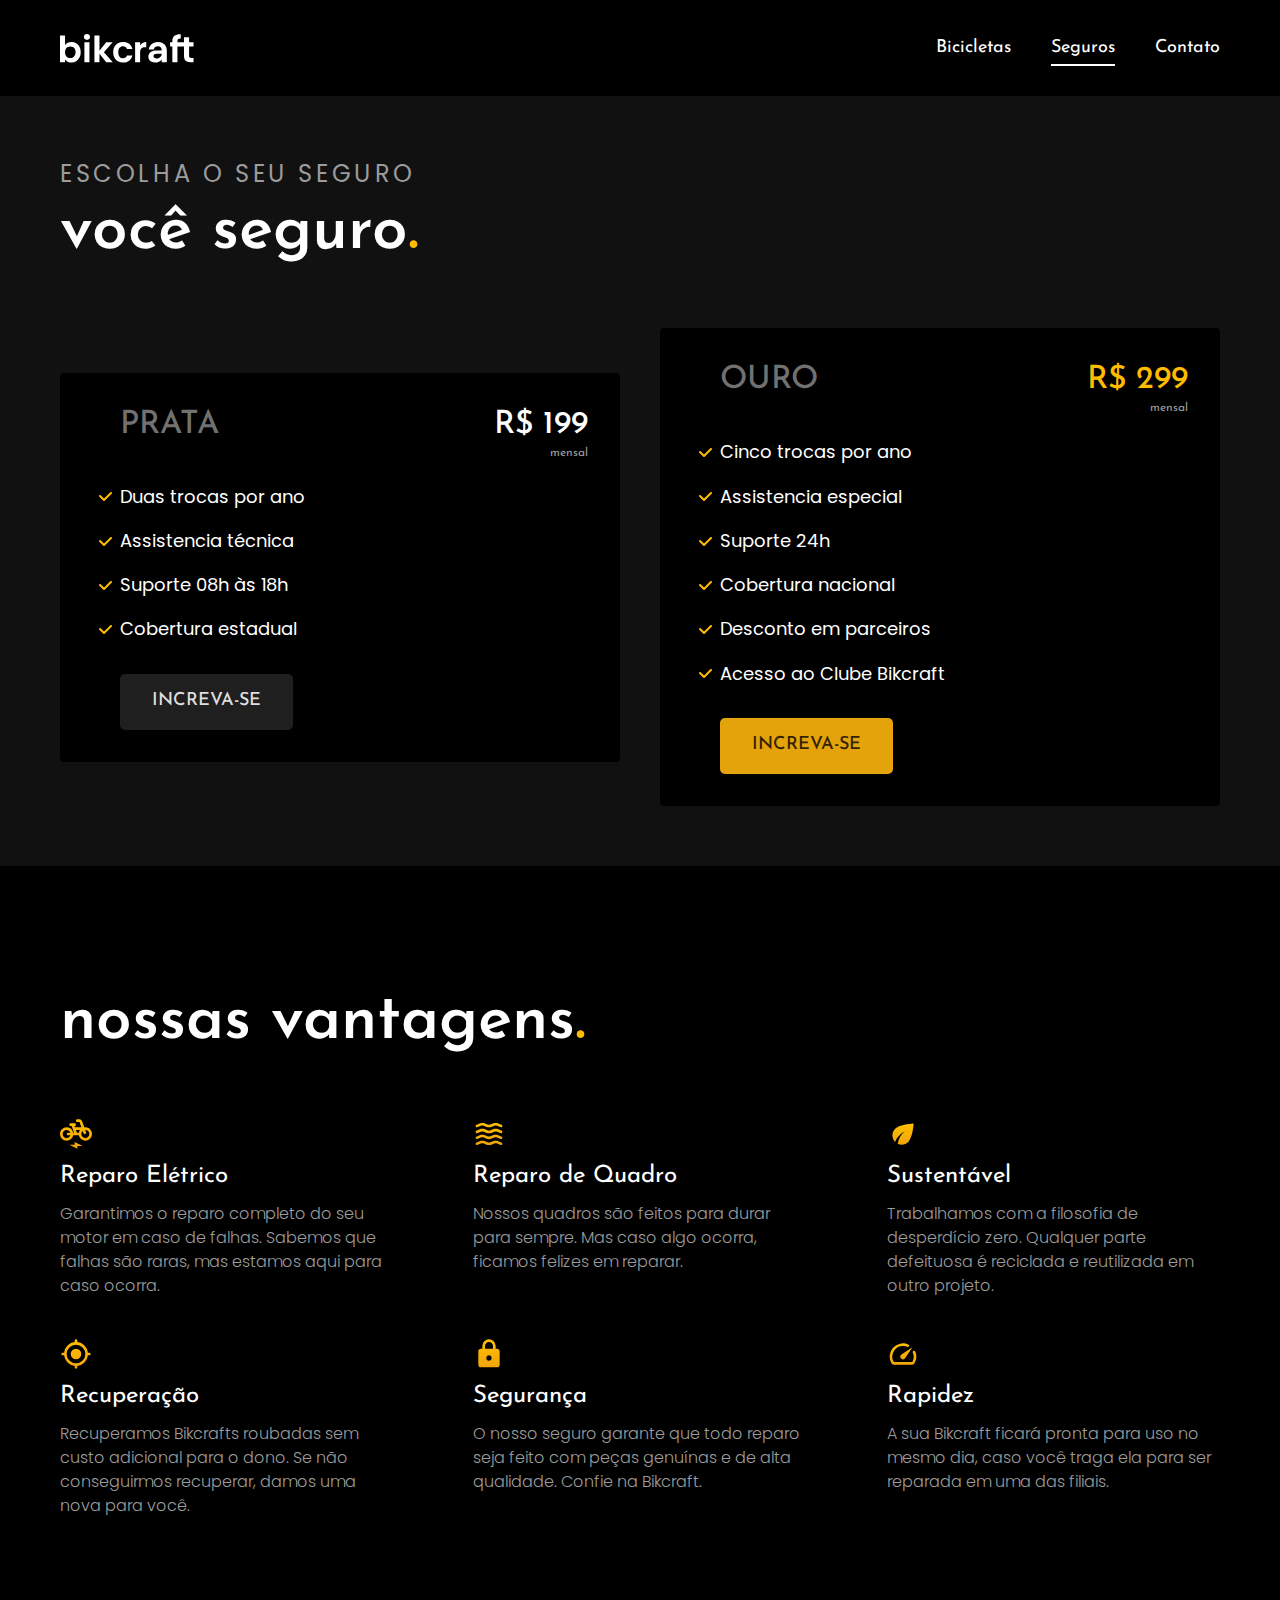
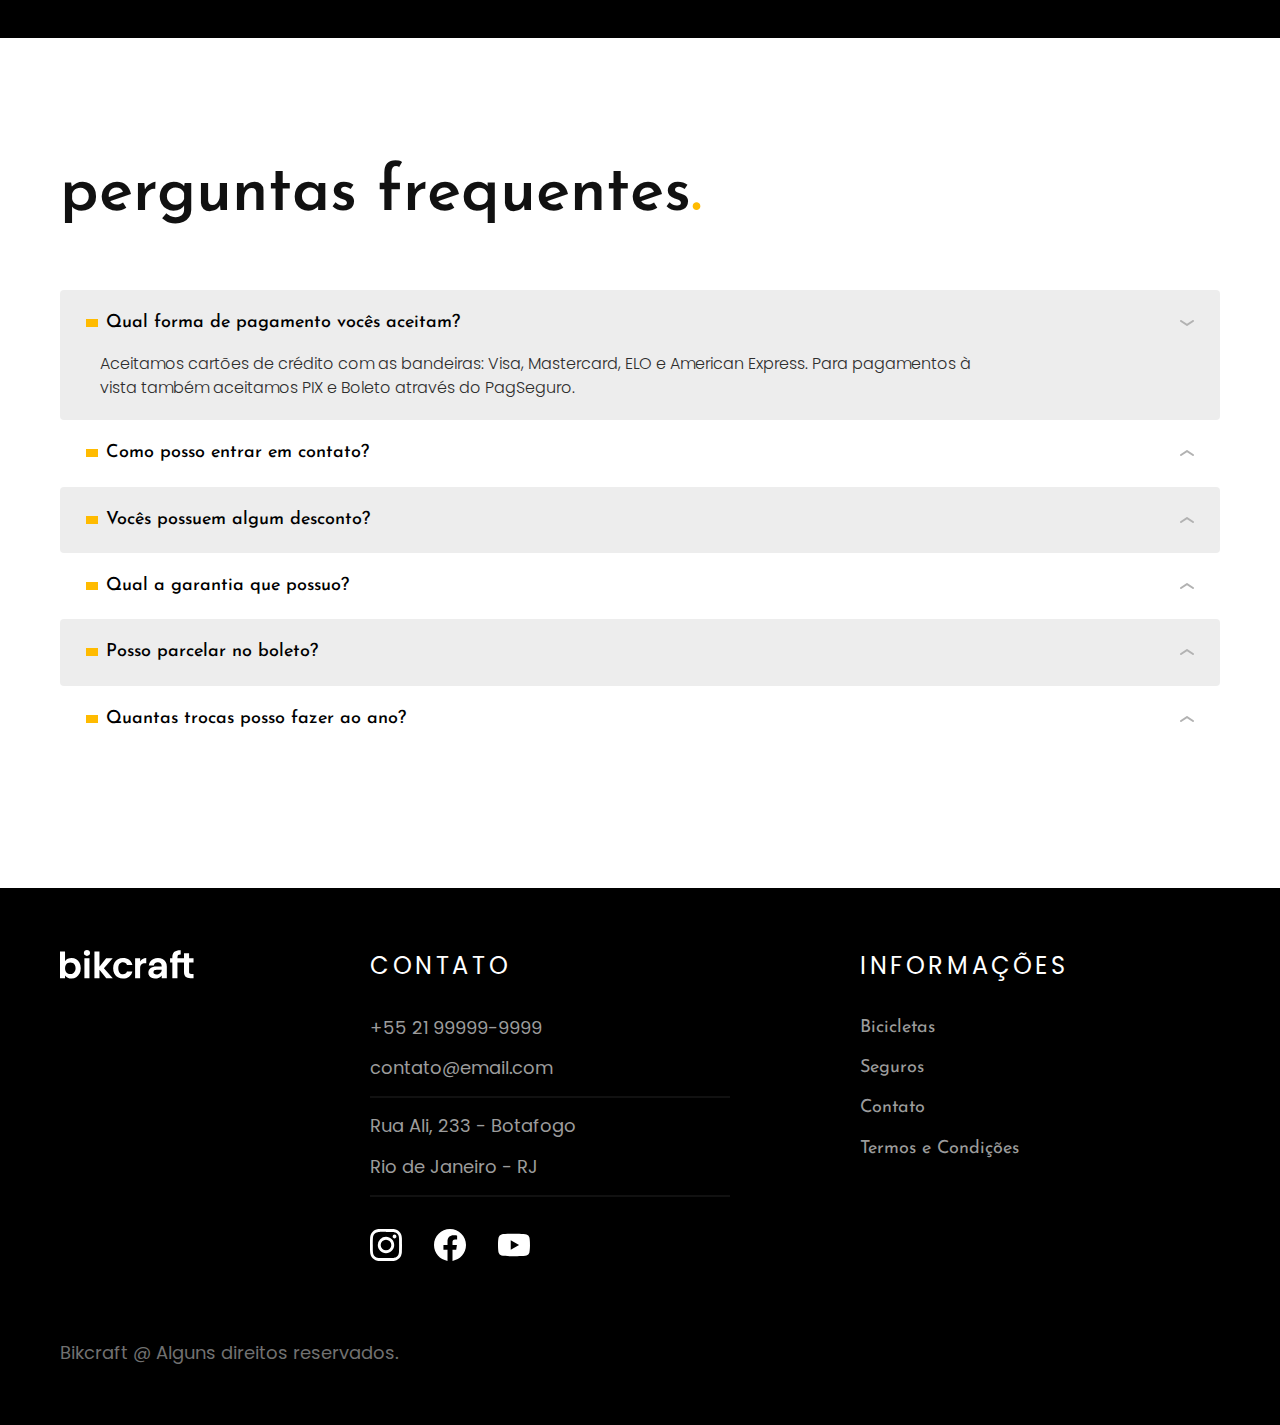
<file: seguros.html>
<!DOCTYPE html>

<html lang="pt-br">
    <head>
        <meta charset="utf-8">
        <meta name="viewport" content="width=device-width, initial-scale=1.0">

        <title>Seguros | Bikcraft</title>
        <meta name="description" content="Termos e condições.">
        

        <link rel="icon" href="./favicon.svg" type="image/svg+xml">
        <link rel="preload" href="./css/style.css" as="style">

    

        <link rel="stylesheet" href="./css/style.css">

        <link rel="preconnect" href="https://fonts.googleapis.com">
<link rel="preconnect" href="https://fonts.gstatic.com" crossorigin>
<link href="https://fonts.googleapis.com/css2?family=Josefin+Sans:wght@400;500;600&family=Merriweather:ital,wght@1,900&family=Poppins:wght@300;400&display=swap" rel="stylesheet">


    <script>
    document.documentElement.classList.add('js');
</script>

    </head>


    <body id="seguros">
        <!-- HEADER -->
       <header class="header-bg">
        <div class="header container">
        <a href="./"><img src="./img/bikcraft.svg" alt="Bikcraft">
        </a>
       
        <nav aria-label="primaria">
            <ul class="header-menu font-1-m">
                <li> <a href="./bicicletas.html">Bicicletas</a></li>
                <li> <a href="./seguros.html">Seguros</a></li>
                <li> <a href="./contato.html">Contato</a></li>
            </ul>
        </nav>
        </div>
      </header>



      <main class="seguros-bg">
        <div class="titulo-bg">
            <div class="titulo container">
                <p class="font-2-l-b cor-5">escolha o seu seguro</p>
                <h1 class="font-1-xxl cor-0">você seguro<span class="cor-p1">.</span></h1>
            </div>
        </div>


       
            <div class="seguros container">
               
                <div class="seguros-item">
                    <h3 class="font-1-xl cor-6">PRATA</h3>
                    <span class="font-1-xl cor-0">R$ 199 <span class="font-1-xs cor-5">mensal</span></span>
                
                    <ul class="font-2-m cor-0">
                        <li>Duas trocas por ano</li>
                        <li>Assistencia técnica</li>
                        <li>Suporte 08h às 18h</li>
                        <li>Cobertura estadual</li>
                    </ul>
                    <a class="botao secundario" href="./orcamento.html?tipo=seguro&produto=prata">Increva-se</a>
                </div>
    
                <div class="seguros-item">
                    <h3 class="font-1-xl cor-6">OURO</h3>
                    <span class="font-1-xl cor-p1">R$ 299 <span class="font-1-xs cor-5">mensal</span></span>
                
                    <ul class="font-2-m cor-0">
                        <li>Cinco trocas por ano</li>
                        <li>Assistencia especial</li>
                        <li>Suporte 24h</li>
                        <li>Cobertura nacional</li>
                        <li>Desconto em parceiros</li>
                        <li>Acesso ao Clube Bikcraft</li>
                    </ul>
                    <a class="botao" href="./orcamento.html?tipo=seguro&produto=ouro">Increva-se</a>
                </div>
    
            </div>
       


    </main>


    <article class="vantagens-bg">
        <div class="vantagens container">
            <h2 class="font-1-xxl cor-0">nossas vantagens<span class="cor-p1">.</span></h2>

            <ul>
                <li>
                    <img src="./img/icones/eletrica.svg" alt="">
                    <h3 class="font-1-l cor-0">Reparo Elétrico</h3>
                    <p class="font-2-s cor-5">Garantimos o reparo completo do seu motor em caso de falhas. Sabemos que falhas são raras, mas estamos aqui para caso ocorra.</p>
                </li>
                <li>
                    <img src="./img/icones/carbono.svg" alt="">
                    <h3 class="font-1-l cor-0">Reparo de Quadro</h3>
                    <p class="font-2-s cor-5"> Nossos quadros são feitos para durar para sempre. Mas caso algo ocorra, ficamos felizes em reparar.</p>
                </li>

                <li>
                    <img src="./img/icones/sustentavel.svg" alt="">
                    <h3 class="font-1-l cor-0">Sustentável</h3>
                    <p class="font-2-s cor-5"> Trabalhamos com a filosofia de desperdício zero. Qualquer parte defeituosa é reciclada e reutilizada em outro projeto.</p>
                </li>

                <li>
                    <img src="./img/icones/rastreador.svg" alt="">
                    <h3 class="font-1-l cor-0">Recuperação</h3>
                    <p class="font-2-s cor-5"> Recuperamos Bikcrafts roubadas sem custo adicional para o dono. Se não conseguirmos recuperar, damos uma nova para você.</p>
                </li>

                <li>
                    <img src="./img/icones/seguro.svg" alt="">
                    <h3 class="font-1-l cor-0">Segurança</h3>
                    <p class="font-2-s cor-5"> O nosso seguro garante que todo reparo seja feito com peças genuínas e de alta qualidade. Confie na Bikcraft.</p>
                </li>

                <li>
                    <img src="./img/icones/velocidade.svg" alt="">
                    <h3 class="font-1-l cor-0">Rapidez</h3>
                    <p class="font-2-s cor-5"> A sua Bikcraft ficará pronta para uso no mesmo dia, caso você traga ela para ser reparada em uma das filiais.</p>
                </li>


            </ul>



        </div>
    </article>


    <article class="perguntas container">
        <h2 class="font-1-xxl">perguntas frequentes<span class="cor-p1">.</span></h2>

        <dl>
         <div>
            <dt><button class="font-1-m-b" aria-expanded="true" aria-controls="pergunta1">Qual forma de pagamento vocês aceitam?</button></dt>
            <dd id="pergunta1" class="font-2-s cor-9 ativa">Aceitamos cartões de crédito com as bandeiras: Visa, Mastercard, ELO e American Express. Para pagamentos à vista também aceitamos PIX e Boleto através do PagSeguro.</dd>
         </div>

         <div>
            <dt><button class="font-1-m-b" aria-expanded="false" aria-controls="pergunta2">Como posso entrar em contato?</button></dt>
            <dd id="pergunta2" class="font-2-s cor-9">Aceitamos cartões de crédito com as bandeiras: Visa, Mastercard, ELO e American Express. Para pagamentos à vista também aceitamos PIX e Boleto através do PagSeguro.</dd>
         </div>

         <div>
            <dt><button class="font-1-m-b" aria-expanded="false" aria-controls="pergunta3">Vocês possuem algum desconto?</button></dt>
            <dd id="pergunta3" class="font-2-s cor-9">Aceitamos cartões de crédito com as bandeiras: Visa, Mastercard, ELO e American Express. Para pagamentos à vista também aceitamos PIX e Boleto através do PagSeguro.</dd>
         </div>

         <div>
            <dt><button class="font-1-m-b" aria-expanded="false" aria-controls="pergunta4">Qual a garantia que possuo?</button></dt>
            <dd id="pergunta4" class="font-2-s cor-9">Aceitamos cartões de crédito com as bandeiras: Visa, Mastercard, ELO e American Express. Para pagamentos à vista também aceitamos PIX e Boleto através do PagSeguro.</dd>
         </div>

         <div>
            <dt><button class="font-1-m-b" aria-expanded="false" aria-controls="pergunta5">Posso parcelar no boleto?</button></dt>
            <dd id="pergunta5" class="font-2-s cor-9">Aceitamos cartões de crédito com as bandeiras: Visa, Mastercard, ELO e American Express. Para pagamentos à vista também aceitamos PIX e Boleto através do PagSeguro.</dd>
         </div>

         <div>
            <dt><button class="font-1-m-b" aria-expanded="false" aria-controls="pergunta6">Quantas trocas posso fazer ao ano?</button></dt>
            <dd id="pergunta6" class="font-2-s cor-9">Aceitamos cartões de crédito com as bandeiras: Visa, Mastercard, ELO e American Express. Para pagamentos à vista também aceitamos PIX e Boleto através do PagSeguro.</dd>
         </div>

            
        </dl>

    </article>

    <!-- FOOTER -->
      <footer class="footer-bg">
        <div class="footer container">
            <img src="./img/bikcraft.svg" alt="bikcratf">
        
            <div class="footer-contato">
                <h3 class="font-2-l-b cor-0">Contato</h3>
                <ul class=" font-2-m cor-5">
                    <li><a href="tel:+5521999999999">+55 21 99999-9999</a></li>
                    <li><a href="mailto:contato@email.com">contato@email.com</a></li>
                    <li>Rua Ali, 233 - Botafogo</li>
                    <li>Rio de Janeiro - RJ</li>
                </ul>
                <div class="footer-redes">
                    <a href="./">
                        <img src="./img/redes/instagram.svg" alt="Instagram">
                    </a>
                    <a href="./">
                        <img src="./img/redes/facebook.svg" alt="Facebook">
                    </a>
                    <a href="./">
                        <img src="./img/redes/youtube.svg" alt="Youtube">
                    </a>

                </div>
            </div>
            <div class="footer-informacoes">
                <h3 class="font-2-l-b cor-0">Informações</h3>
                <nav>
                    <ul class="font-1-m cor-5">
                        <li><a href="./bicicletas.html">Bicicletas</a></li>
                        <li><a href="./seguros.html">Seguros</a></li>
                        <li><a href="./contato.html">Contato</a></li>
                        <li><a href="./termos.html">Termos e Condições</a></li>
                    </ul>
                </nav>
            </div>
            <p class="footer-copy font-2-m cor-6">Bikcraft @ Alguns direitos reservados.</p>

        </div>
    </footer>
      
    
      
       <script src="./js/script.js"></script>
      
 </body>


</html>
</file>
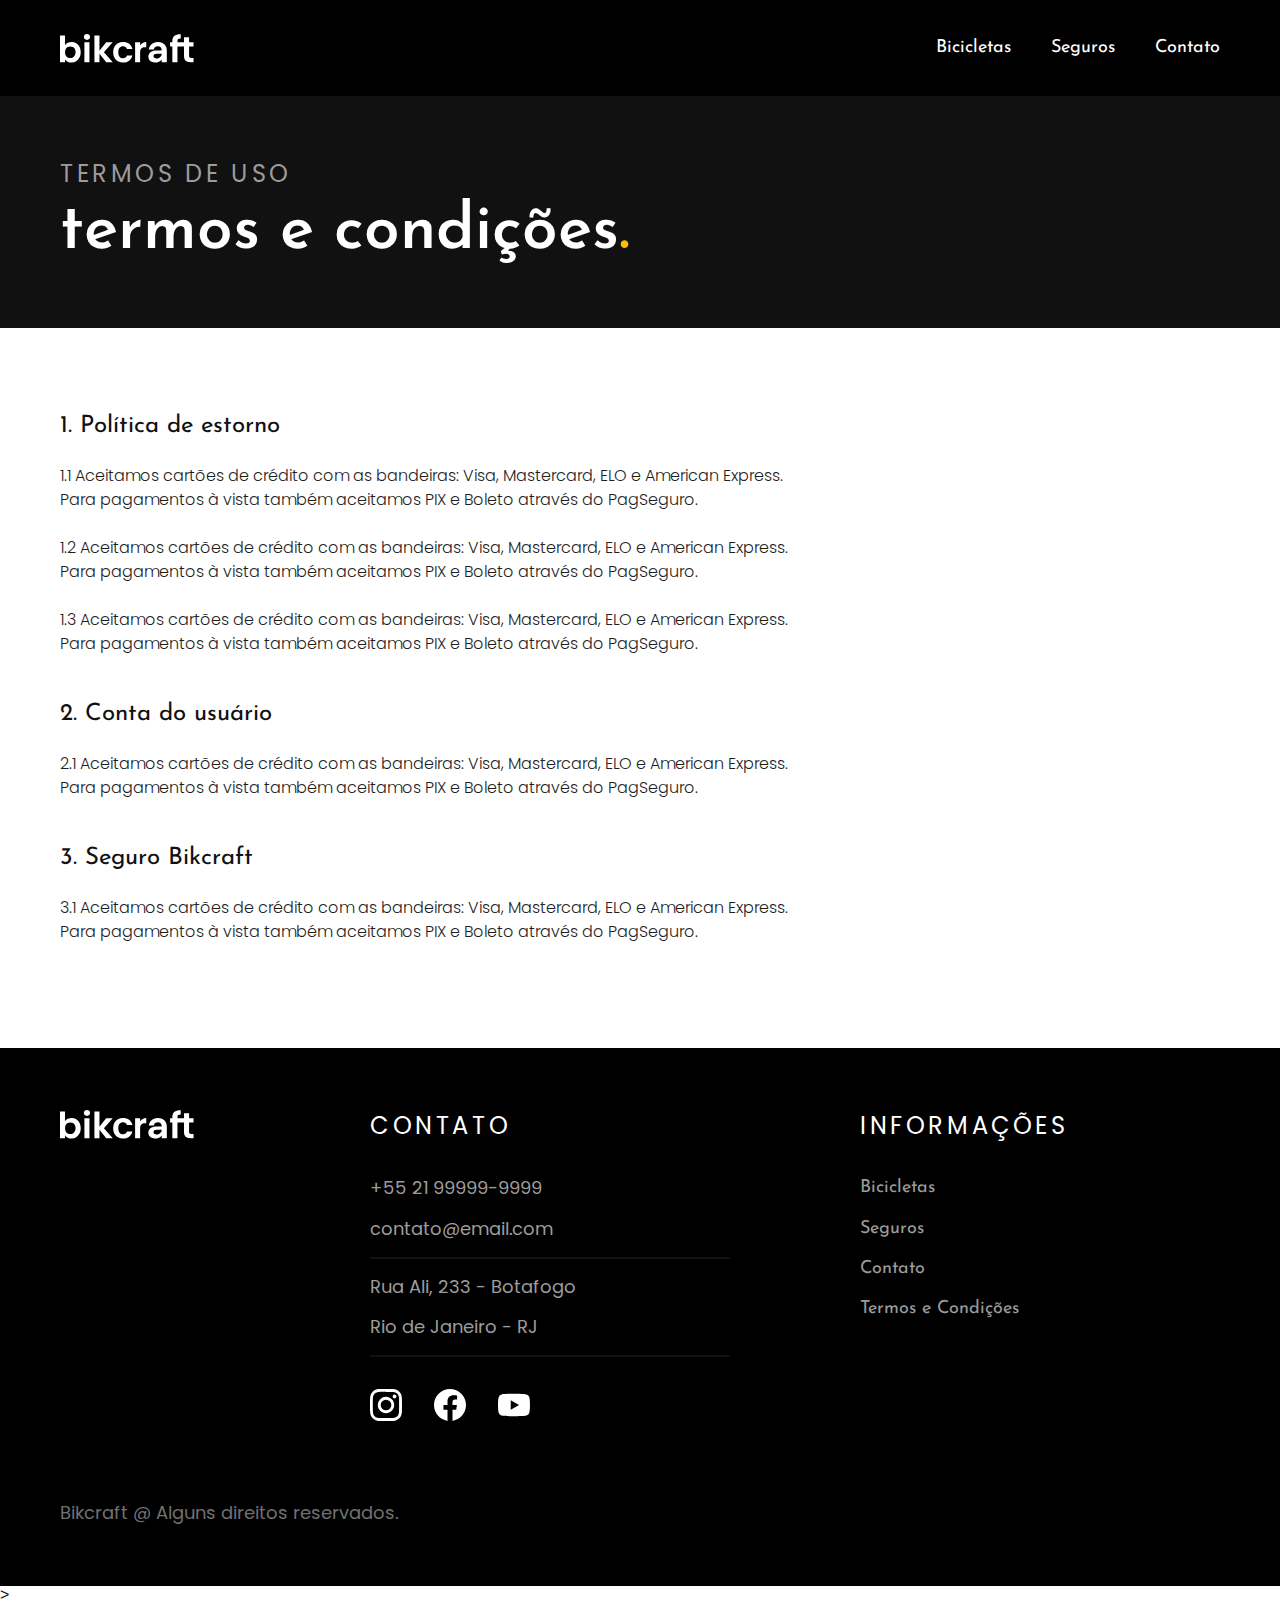
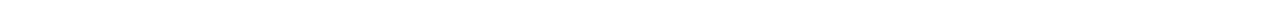
<file: termos.html>
<!DOCTYPE html>

<html lang="pt-br">
    <head>
        <meta charset="utf-8">
        <meta name="viewport" content="width=device-width, initial-scale=1.0">

        <title>Termos e Condições | Bikcraft</title>
        <meta name="description" content="Termos e condições.">
        

        <link rel="icon" href="./favicon.svg" type="image/svg+xml">
        <link rel="preload" href="./css/style.css" as="style">

    

        <link rel="stylesheet" href="./css/style.css">

        <link rel="preconnect" href="https://fonts.googleapis.com">
<link rel="preconnect" href="https://fonts.gstatic.com" crossorigin>
<link href="https://fonts.googleapis.com/css2?family=Josefin+Sans:wght@400;500;600&family=Merriweather:ital,wght@1,900&family=Poppins:wght@300;400&display=swap" rel="stylesheet">


    <script>
    document.documentElement.classList.add('js');
</script>

    </head>


    <body id="termos">
        <!-- HEADER -->
       <header class="header-bg">
        <div class="header container">
        <a href="./"><img src="./img/bikcraft.svg" alt="Bikcraft">
        </a>
       
        <nav aria-label="primaria">
            <ul class="header-menu font-1-m">
                <li> <a href="./bicicletas.html">Bicicletas</a></li>
                <li> <a href="./seguros.html">Seguros</a></li>
                <li> <a href="./contato.html">Contato</a></li>
            </ul>
        </nav>
        </div>
      </header>



      <main>
        <div class="titulo-bg">
            <div class="titulo container">
                <p class="font-2-l-b cor-5">Termos de uso</p>
                <h1 class="font-1-xxl cor-0"> termos e condições<span class="cor-p1">.</span></h1>
            </div>
        </div>


        <div class="termos font-2-s cor-10 container">
            <h2 class="font-1-l cor-11">1. Política de estorno</h2>
            <p>1.1 Aceitamos cartões de crédito com as bandeiras: Visa, Mastercard, ELO e American Express. Para pagamentos à vista também aceitamos PIX e Boleto através do PagSeguro.</p>
            <p>1.2 Aceitamos cartões de crédito com as bandeiras: Visa, Mastercard, ELO e American Express. Para pagamentos à vista também aceitamos PIX e Boleto através do PagSeguro.</p>
            <p>1.3 Aceitamos cartões de crédito com as bandeiras: Visa, Mastercard, ELO e American Express. Para pagamentos à vista também aceitamos PIX e Boleto através do PagSeguro.</p>
            <h2 class="font-1-l cor-11">2. Conta do usuário</h2>
            <p>2.1 Aceitamos cartões de crédito com as bandeiras: Visa, Mastercard, ELO e American Express. Para pagamentos à vista também aceitamos PIX e Boleto através do PagSeguro.</p>
            <h2 class="font-1-l cor-11">3. Seguro Bikcraft</h2>
            <p>3.1 Aceitamos cartões de crédito com as bandeiras: Visa, Mastercard, ELO e American Express. Para pagamentos à vista também aceitamos PIX e Boleto através do PagSeguro.</p>
            
        </div>

    </main>




      <footer class="footer-bg">
        <div class="footer container">
            <img src="./img/bikcraft.svg" alt="bikcratf">
        
            <div class="footer-contato">
                <h3 class="font-2-l-b cor-0">Contato</h3>
                <ul class=" font-2-m cor-5">
                    <li><a href="tel:+5521999999999">+55 21 99999-9999</a></li>
                    <li><a href="mailto:contato@email.com">contato@email.com</a></li>
                    <li>Rua Ali, 233 - Botafogo</li>
                    <li>Rio de Janeiro - RJ</li>
                </ul>
                <div class="footer-redes">
                    <a href="./">
                        <img src="./img/redes/instagram.svg" alt="Instagram">
                    </a>
                    <a href="./">
                        <img src="./img/redes/facebook.svg" alt="Facebook">
                    </a>
                    <a href="./">
                        <img src="./img/redes/youtube.svg" alt="Youtube">
                    </a>

                </div>
            </div>
            <div class="footer-informacoes">
                <h3 class="font-2-l-b cor-0">Informações</h3>
                <nav>
                    <ul class="font-1-m cor-5">
                        <li><a href="./bicicletas.html">Bicicletas</a></li>
                        <li><a href="./seguros.html">Seguros</a></li>
                        <li><a href="./contato.html">Contato</a></li>
                        <li><a href="./termos.html">Termos e Condições</a></li>
                    </ul>
                </nav>
            </div>
            <p class="footer-copy font-2-m cor-6">Bikcraft @ Alguns direitos reservados.</p>

        </div>
    </footer>
      
    >
      
       <script src="./js/script.js"></script>
      
 </body>


</html>
</file>
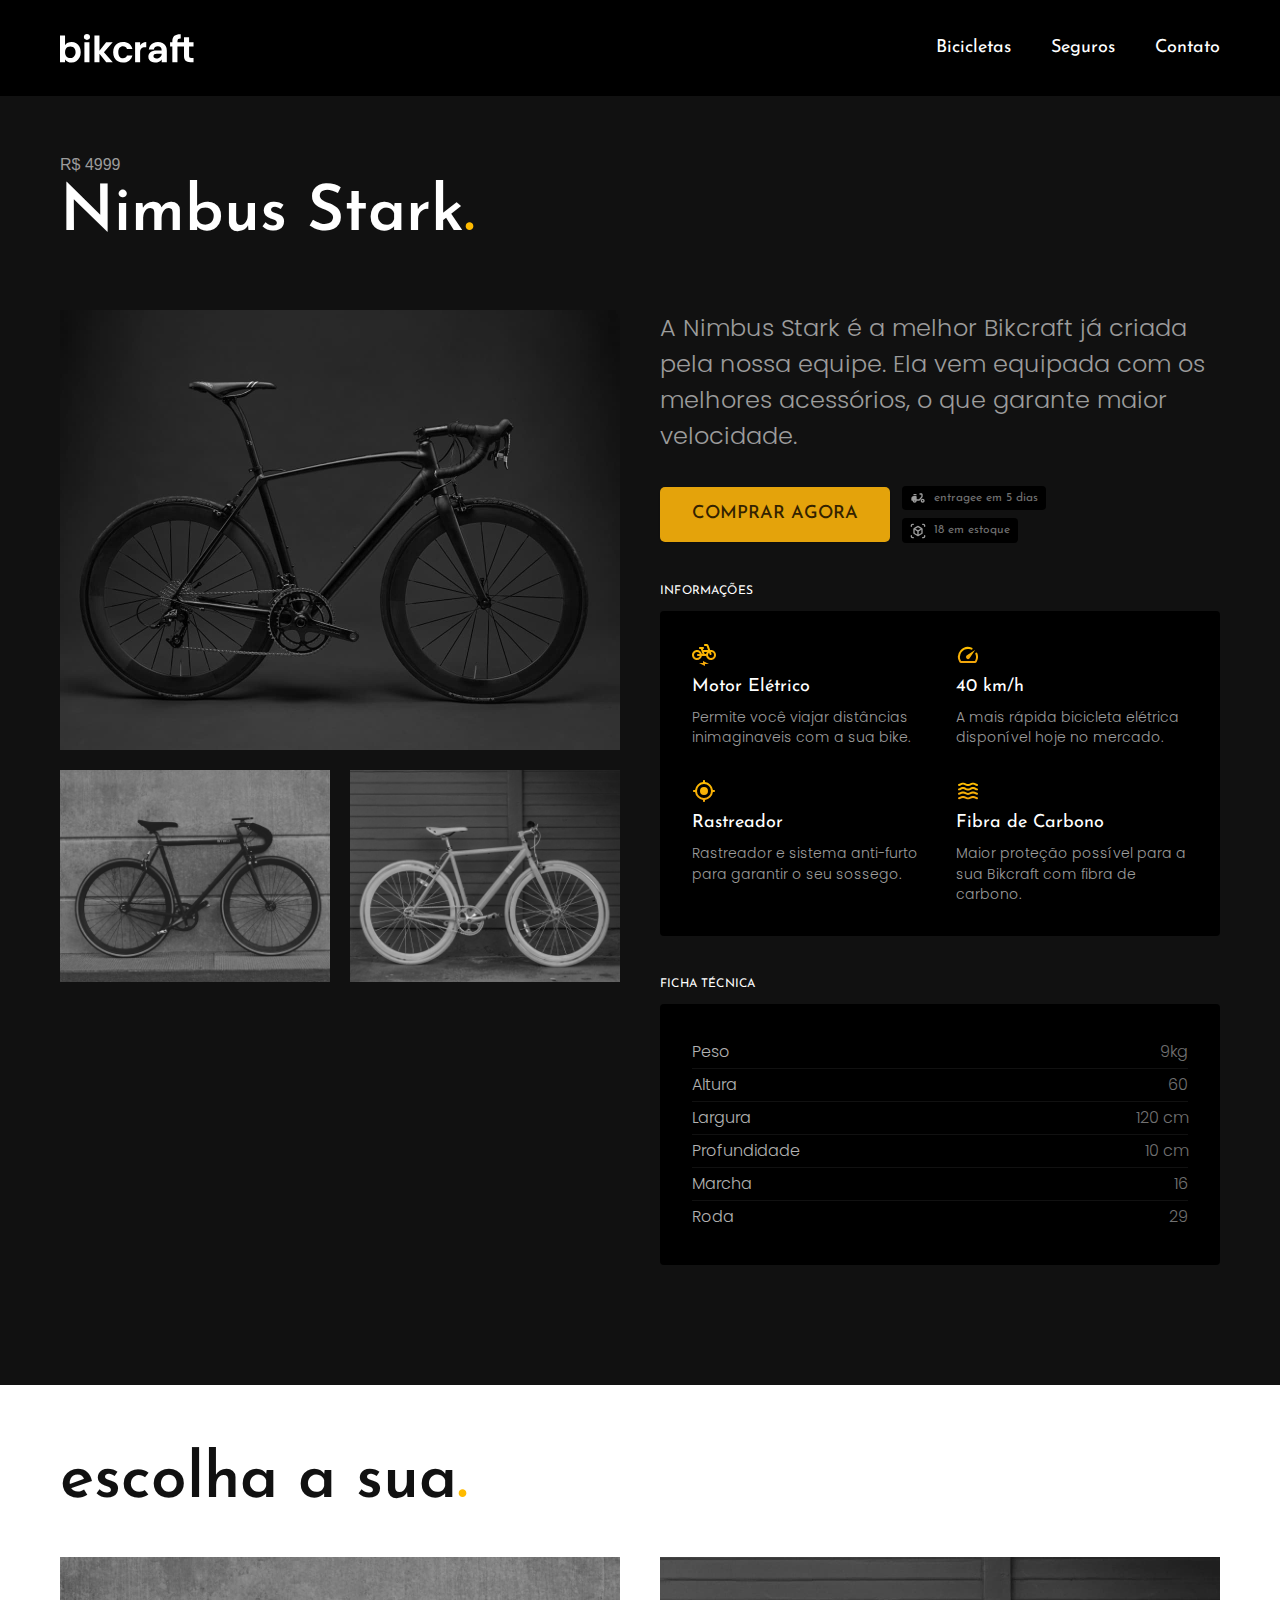
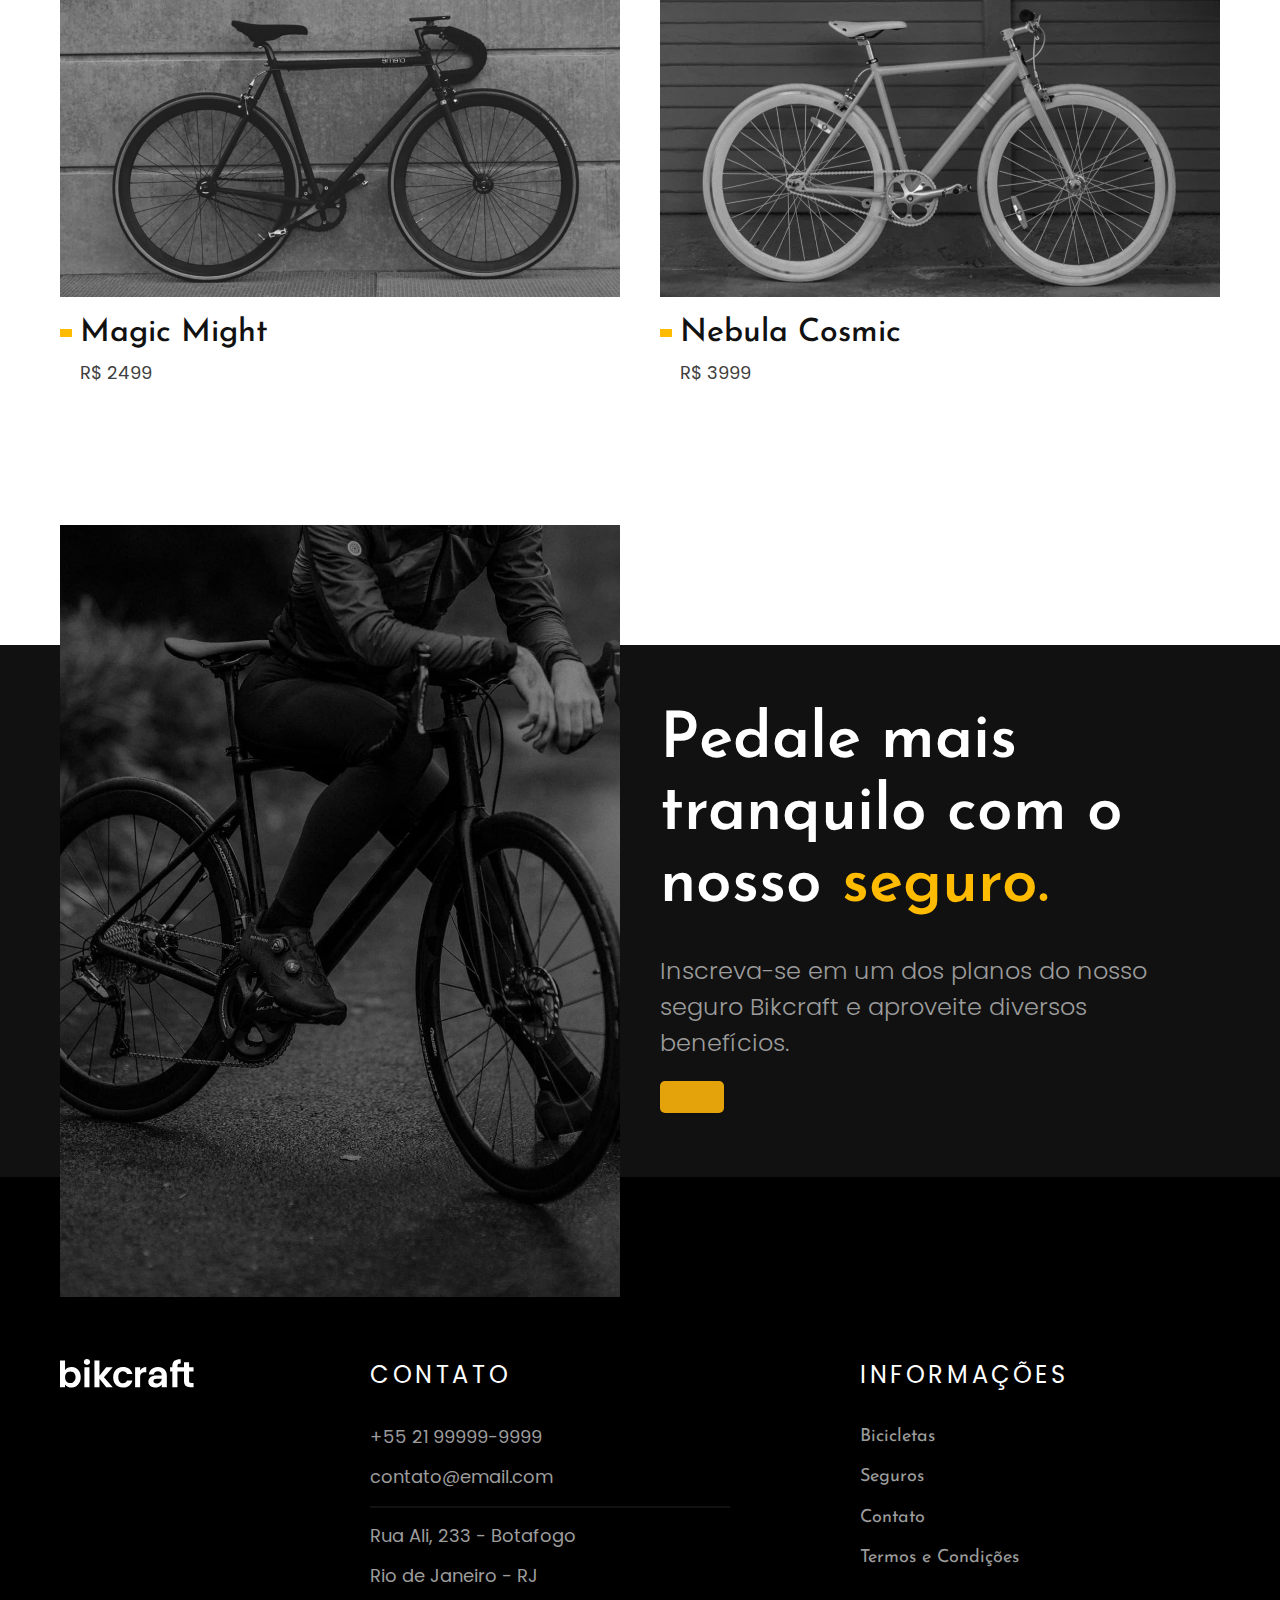
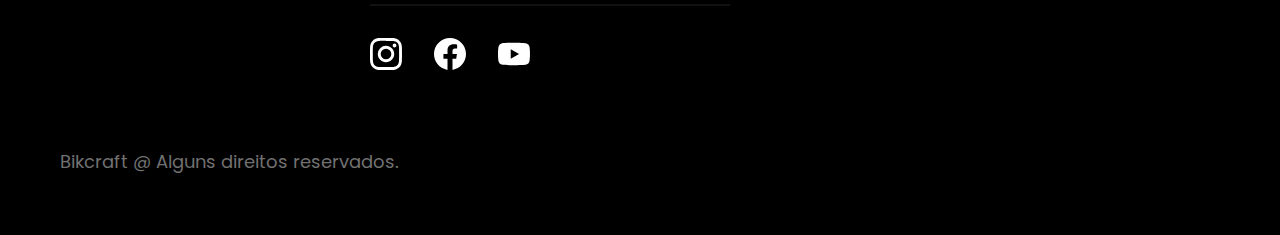
<file: bicicletas/nimbus.html>
<!DOCTYPE html>

<html lang="pt-br">
    <head>
        <meta charset="utf-8">
        <meta name="viewport" content="width=device-width, initial-scale=1.0">

        <title>Nimbus Stark | Bikcraft</title>
        <meta name="description" content="Nimbus.">
        
        <link rel="icon" href="../favicon.svg" type="image/svg+xml">

        <link rel="stylesheet" href="../css/style.css">

        <link rel="preconnect" href="https://fonts.googleapis.com">
<link rel="preconnect" href="https://fonts.gstatic.com" crossorigin>
<link href="https://fonts.googleapis.com/css2?family=Josefin+Sans:wght@400;500;600&family=Merriweather:ital,wght@1,900&family=Poppins:wght@300;400&display=swap" rel="stylesheet">


    <script>
    document.documentElement.classList.add('js');
</script>

    </head>


    <body id="bicicleta">
        <!-- HEADER -->
       <header class="header-bg">
        <div class="header container">
        <a href="../"><img src="../img/bikcraft.svg" alt="Bikcraft">
        </a>
       
        <nav aria-label="primaria">
            <ul class="header-menu font-1-m">
                <li> <a href="../bicicletas.html">Bicicletas</a></li>
                <li> <a href="../seguros.html">Seguros</a></li>
                <li> <a href="../contato.html">Contato</a></li>
            </ul>
        </nav>
        </div>
      </header>

      <main class="titulo-bg">
        <div>
            <div class="titulo container">
                <p class="font-2-xl cor-5">R$ 4999</p>
                <h1 class="font-1-xxl cor-0">Nimbus Stark<span class="cor-p1">.</span></h1>
            </div>
        </div>

        <div class="bicicleta container">
            <div class="bicicleta-img">
                <img src="../img/bicicleta/nimbus1.jpg" alt="">
                <img src="../img/bicicleta/nimbus2.jpg" alt="">
                <img src="../img/bicicleta/nimbus3.jpg" alt="">
            </div>
            <div class="bicicleta-conteudo">
                <p class="font-2-l cor-5">A Nimbus Stark é a melhor Bikcraft já criada pela nossa equipe. Ela vem equipada com os melhores acessórios, o que garante maior velocidade.</p>
                <div class="bicicleta-comprar">
                    <a class="botao" href="../orcamento.html?tipo=bikcraft&produto=nimbus">Comprar Agora</a>
                    <span class="font-1-xs cor-6"> <img src="../img/icones/entrega.svg" alt=""> entragee em 5 dias</span>
                    <span class="font-1-xs cor-6"> <img src="../img/icones/estoque.svg" alt=""> 18 em estoque</span>
                    
                </div>
            
            <h2 class="font-1-xs cor-0">Informações</h2>
            <ul class="bicicleta-informacoes">
                <li>
                    <img src="../img/icones/eletrica.svg" alt="">
                    <h3 class="font-1-m cor-0">Motor Elétrico</h3>
                    <p class="font-2-xs cor-5">Permite você viajar distâncias inimaginaveis com a sua bike.
                    </p>
                </li>


                <li>
                    <img src="../img/icones/velocidade.svg" alt="">
                    <h3 class="font-1-m cor-0">40 km/h</h3>
                    <p class="font-2-xs cor-5">A mais rápida bicicleta elétrica disponível hoje no mercado.
                    </p>
                </li>

                <li>
                    <img src="../img/icones/rastreador.svg" alt="">
                    <h3 class="font-1-m cor-0">Rastreador</h3>
                    <p class="font-2-xs cor-5">Rastreador e sistema anti-furto para garantir o seu sossego.
                    </p>
                </li>

                <li>
                    <img src="../img/icones/carbono.svg" alt="">
                    <h3 class="font-1-m cor-0">Fibra de Carbono</h3>
                    <p class="font-2-xs cor-5">Maior proteção possível para a sua Bikcraft com fibra de carbono.                  </p>
                </li>
            </ul>
            
            <h2 class="font-1-xs cor-0">Ficha técnica</h2>
            <ul class="bicicleta-ficha font-2-s cor-4">
                <li>Peso <span>9kg</span></li>
                <li>Altura <span>60</span></li>
                <li>Largura <span>120 cm</span></li>
                <li>Profundidade <span>10 cm</span></li>
                <li>Marcha <span>16</span></li>
                <li>Roda <span>29</span></li>

            </ul>
        </div>

        </div>
    </main>

    <article class="bicicletas-lista container ">
        <h2 class="font-1-xxl">escolha a sua<span class="cor-p1">.</span></h2>
        <ul>
          <li>
              <a href="./nimbus.html">
               <img src="../img/bicicletas/magic.jpg" alt="Bicicleta preta">
               <h3 class="font-1-xl">Magic Might</h3>
               <span class="font-2-m cor-8">R$ 2499</span>
              </a>
          </li>
  
          <li>
              <a href="./nimbus.html">
               <img src="../img/bicicletas/nebula.jpg" alt="Bicicleta preta">
               <h3 class="font-1-xl">Nebula Cosmic</h3>
               <span class="font-2-m cor-8">R$ 3999</span>
              </a>
          </li>
  
        </ul>
        </article>


        <article class="seguro-bg">
            <div class="seguro container">
               <div class="seguro-img">
                <img src="../img/fotos/seguros.jpg" alt="pessoa parada em cima de uma bicicleta">
               </div> 
               <div class="seguro-conteudo">
                <h2 class="font-1-xxl cor-0">Pedale mais tranquilo com o nosso <span class="cor-p1">seguro.</span> </h2>
                <p class="font-2-l cor-5">Inscreva-se em um dos planos do nosso seguro Bikcraft e aproveite diversos benefícios.</p>
                <a class="botao" href="../seguros.html"></a>
            </div>
            </div>
        </article>

      <footer class="footer-bg">
        <div class="footer container">
            <img src="../img/bikcraft.svg" alt="bikcratf">
        
            <div class="footer-contato">
                <h3 class="font-2-l-b cor-0">Contato</h3>
                <ul class=" font-2-m cor-5">
                    <li><a href="tel:+5521999999999">+55 21 99999-9999</a></li>
                    <li><a href="mailto:contato@email.com">contato@email.com</a></li>
                    <li>Rua Ali, 233 - Botafogo</li>
                    <li>Rio de Janeiro - RJ</li>
                </ul>
                <div class="footer-redes">
                    <a href="../">
                        <img src="../img/redes/instagram.svg" alt="Instagram">
                    </a>
                    <a href="../">
                        <img src="../img/redes/facebook.svg" alt="Facebook">
                    </a>
                    <a href="../">
                        <img src="../img/redes/youtube.svg" alt="Youtube">
                    </a>

                </div>
            </div>
            <div class="footer-informacoes">
                <h3 class="font-2-l-b cor-0">Informações</h3>
                <nav>
                    <ul class="font-1-m cor-5">
                        <li><a href="../bicicletas.html">Bicicletas</a></li>
                        <li><a href="../seguros.html">Seguros</a></li>
                        <li><a href="../contato.html">Contato</a></li>
                        <li><a href="../termos.html">Termos e Condições</a></li>
                    </ul>
                </nav>
            </div>
            <p class="footer-copy font-2-m cor-6">Bikcraft @ Alguns direitos reservados.</p>

        </div>
    </footer>
      
       <script src="../js/script.js"></script>
      
 </body>

</html>
</file>
<file: css/style.css>
@import "./global/global.css";
@import "./utilidades/tipografia.css";
@import "./utilidades/cores.css";
@import "./global/header.css";
@import "./global/footer.css";

/* HOME */
@import "./home/introducao.css";
@import "./home/tecnologia.css";
@import "./home/parceiros.css";
@import "./home/depoimento.css";

/* UTILIDADES */
@import "./utilidades/componentes.css";
@import "./utilidades/formulario.css";


/* BICICLETAS */
@import "./bicicletas/bicicletas-lista.css";
@import "./bicicletas/bicicletas.css";

@import "./bicicleta/bicicleta.css";

/* SEGUROS */
@import "./seguros/seguros.css";
@import "./seguros/vantagens_perguntas.css";

@import "./bicicleta/seguro.css";

/* CONTATO/LOJAS */
@import "./contato/contato_lojas.css";

/* ORÇAMENTO */
@import "./orcamento/orcamento.css";

/* TERMOS */
@import "./termos/termos.css";
</file>
